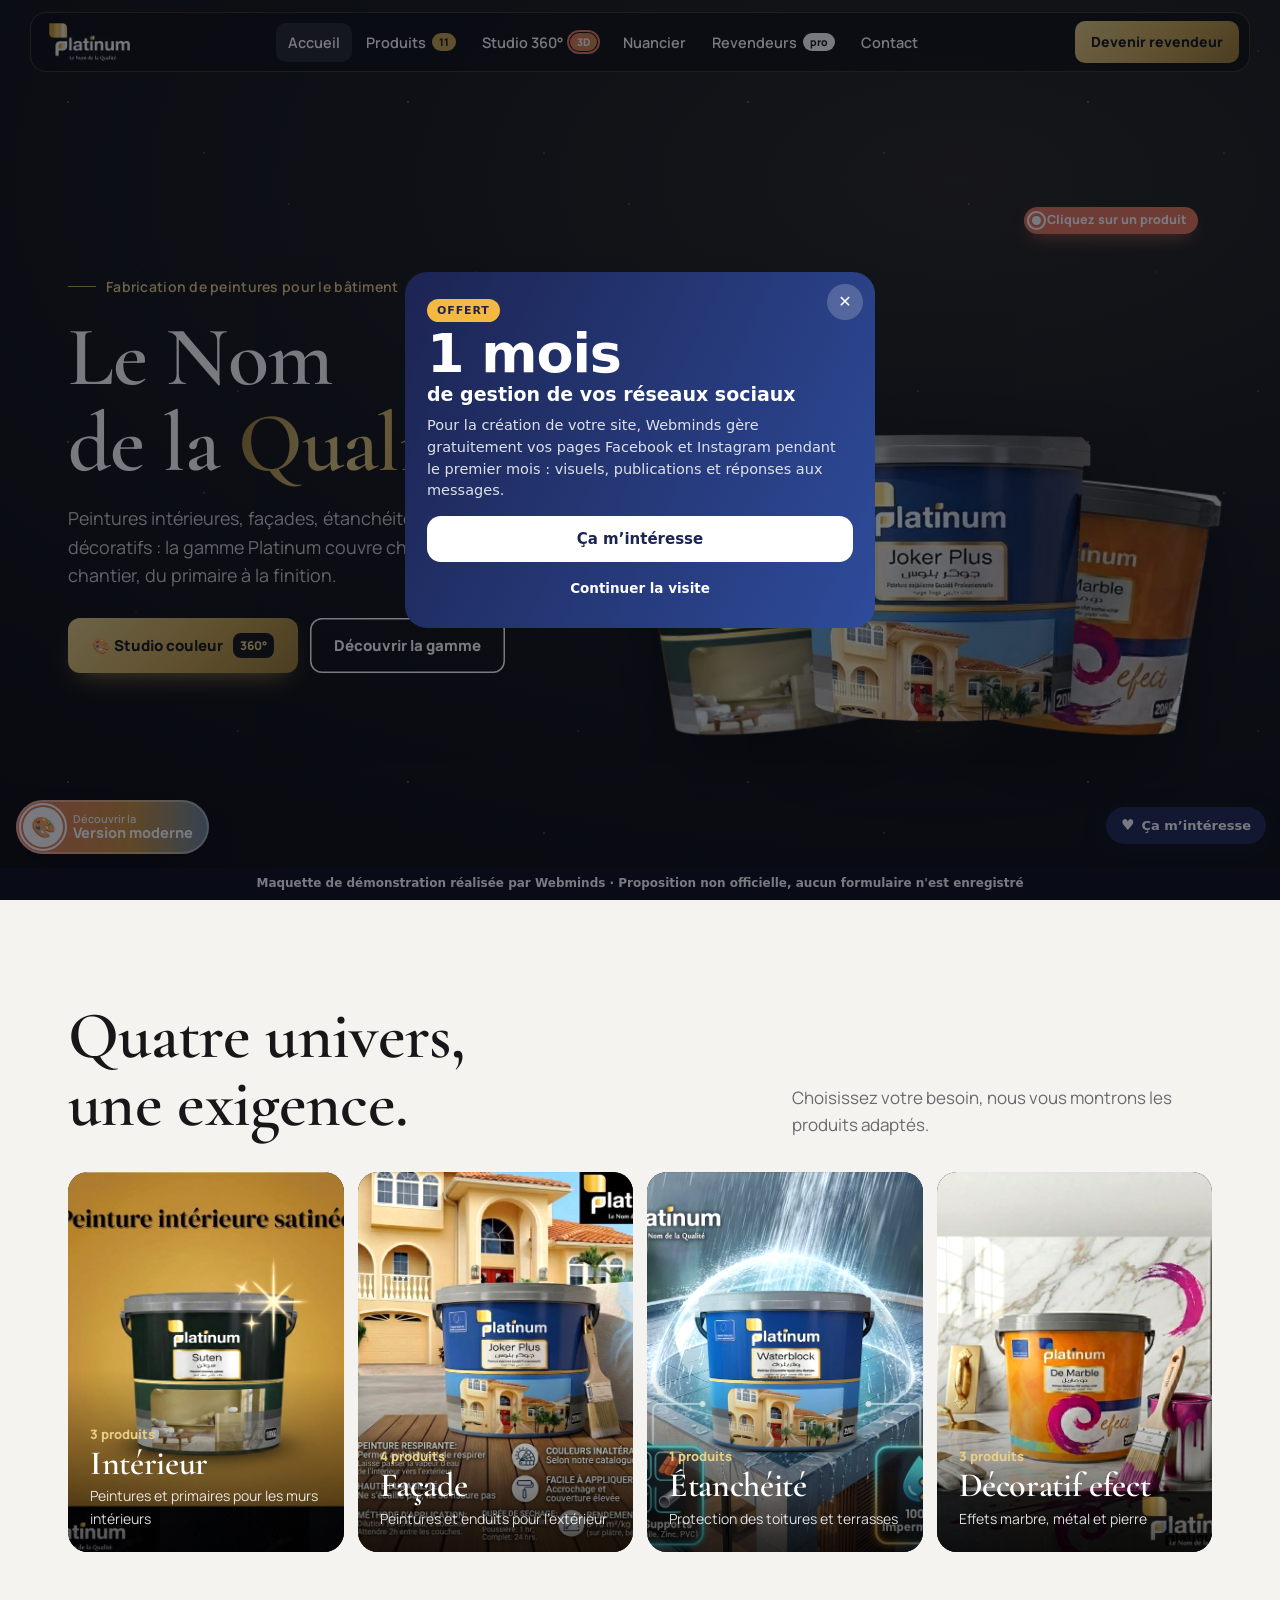
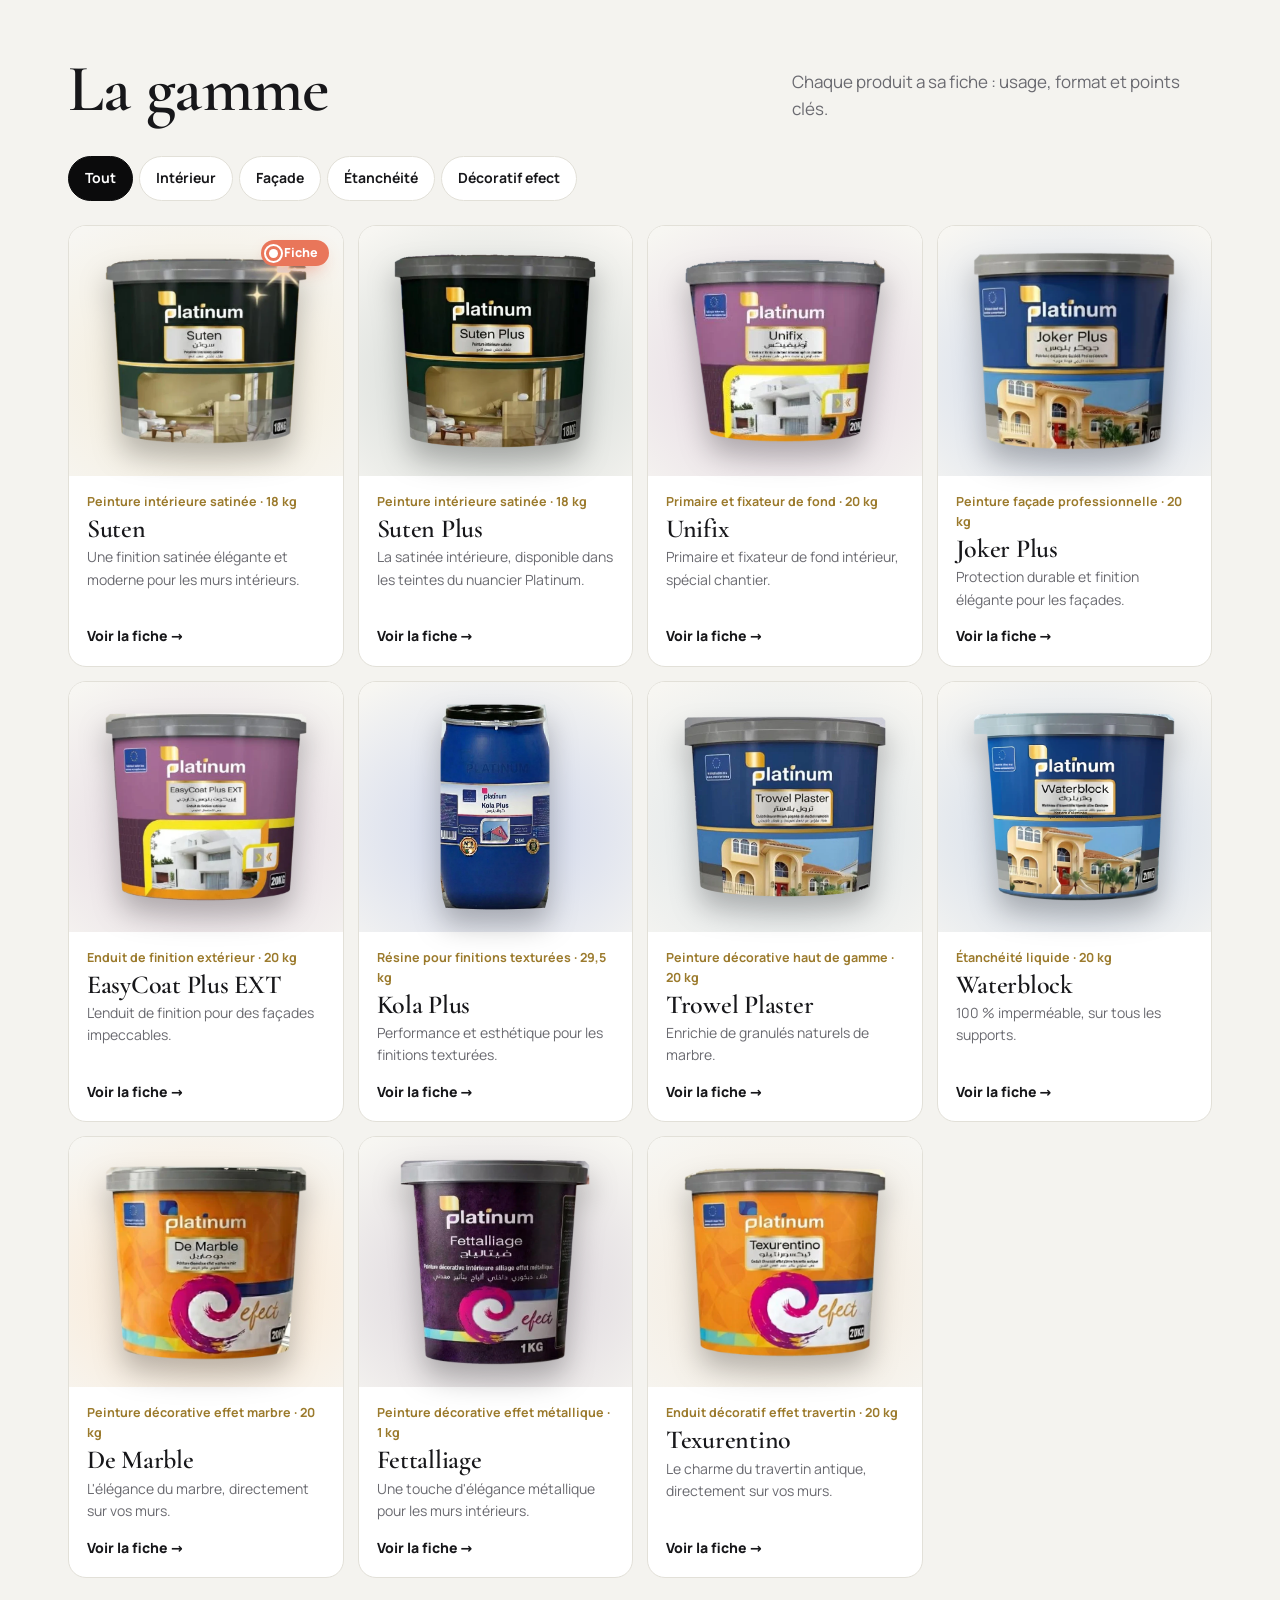
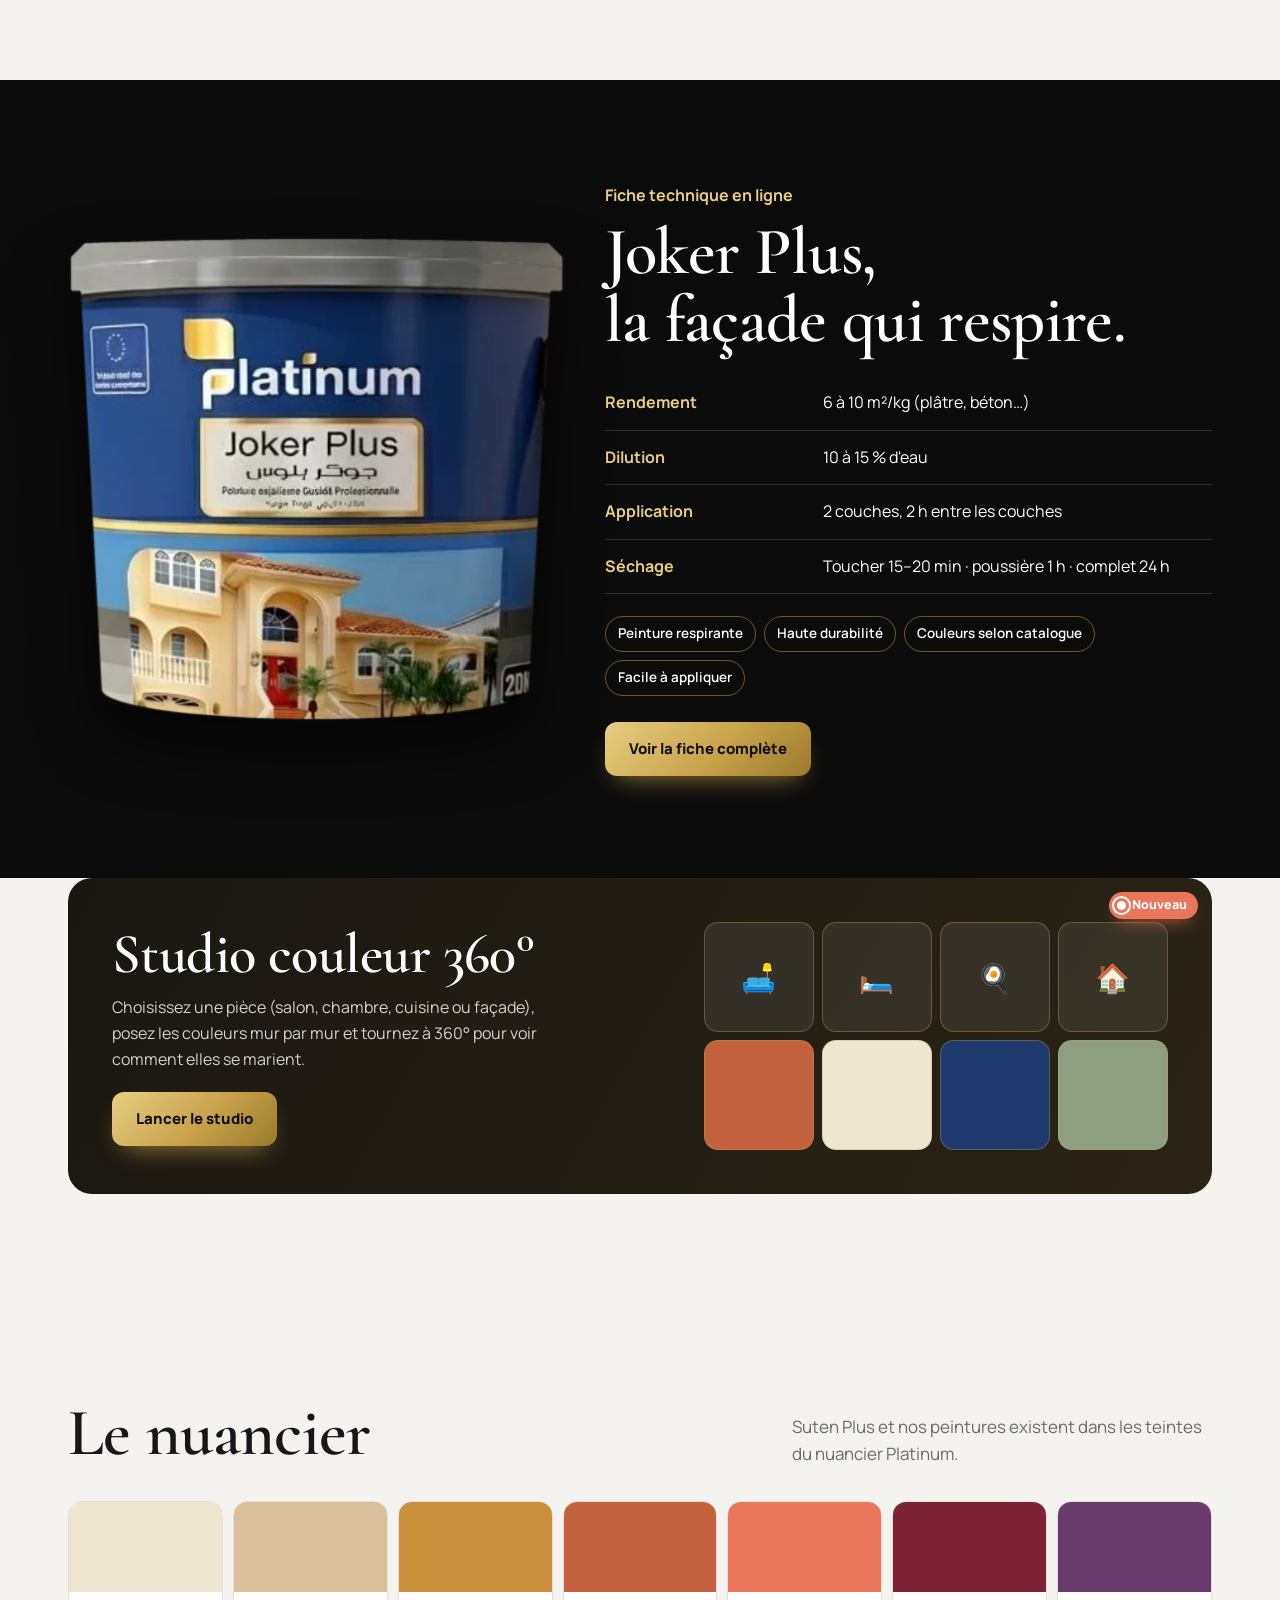
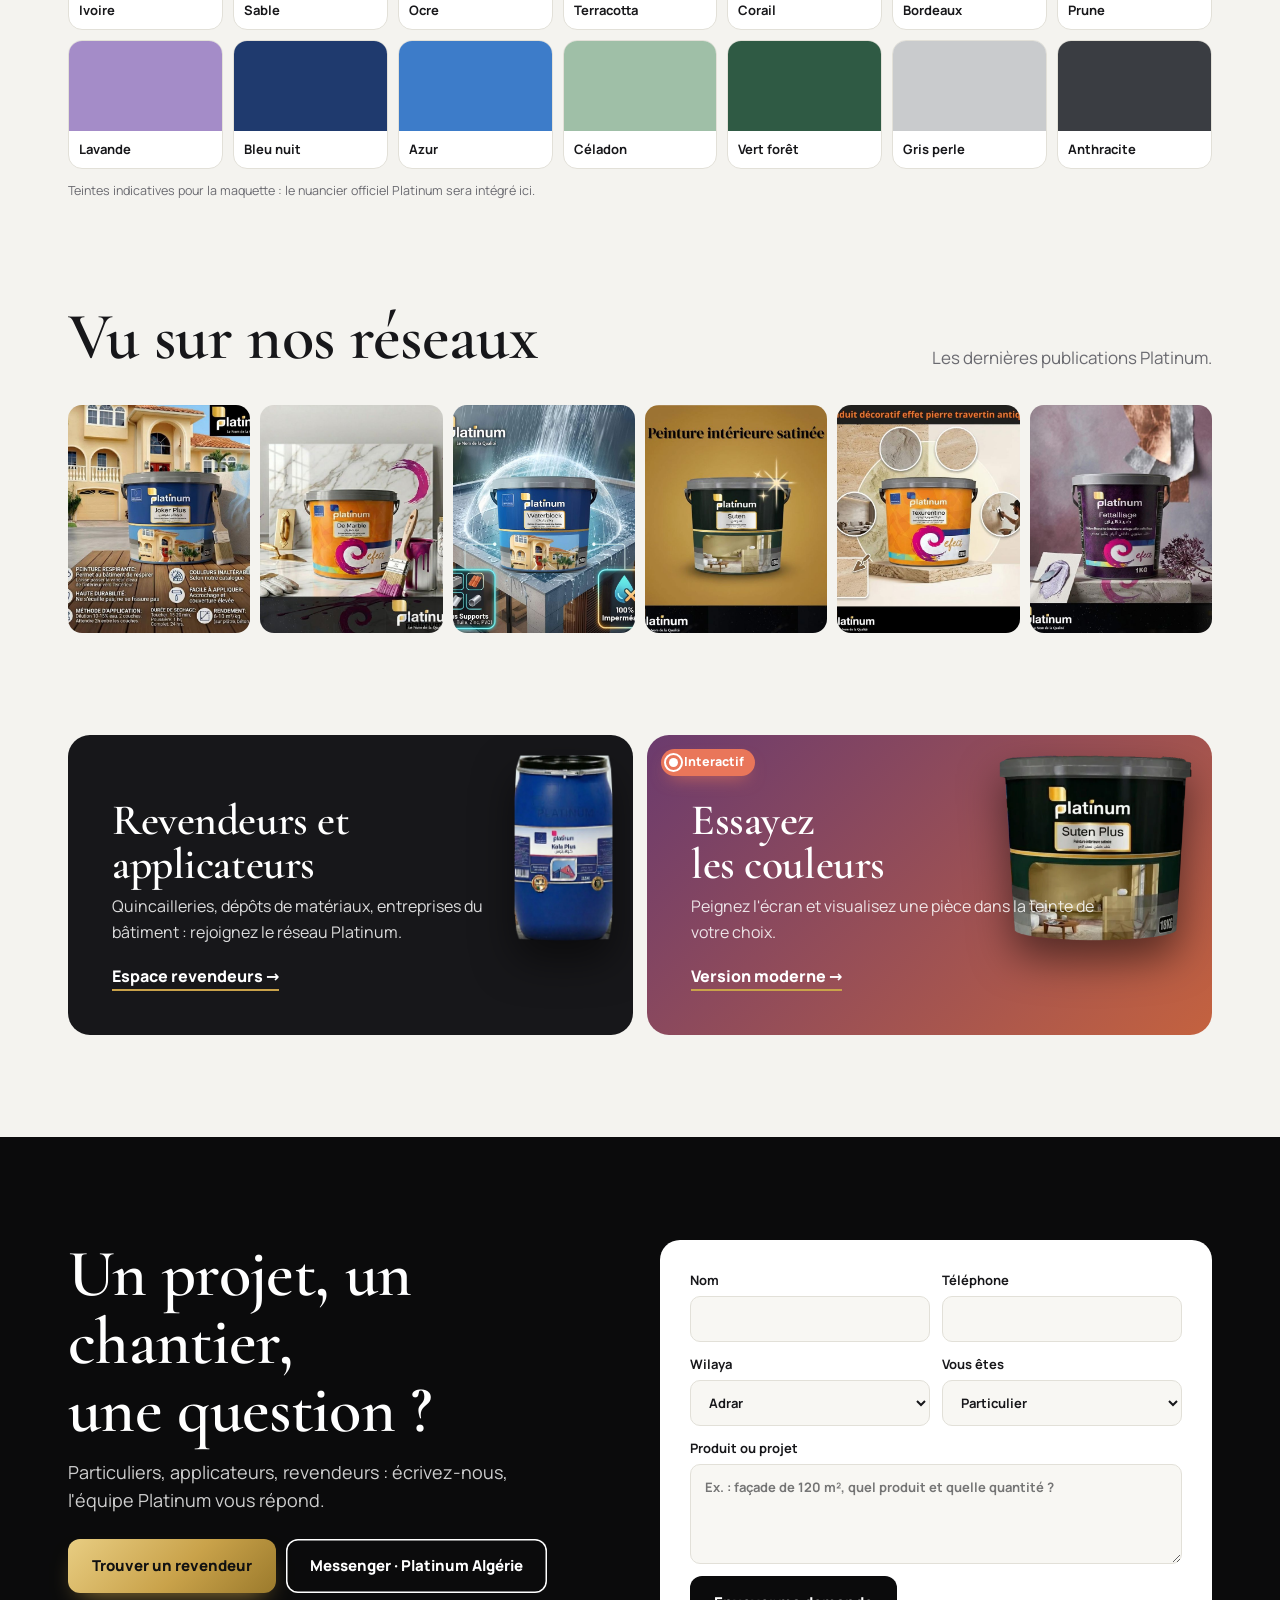
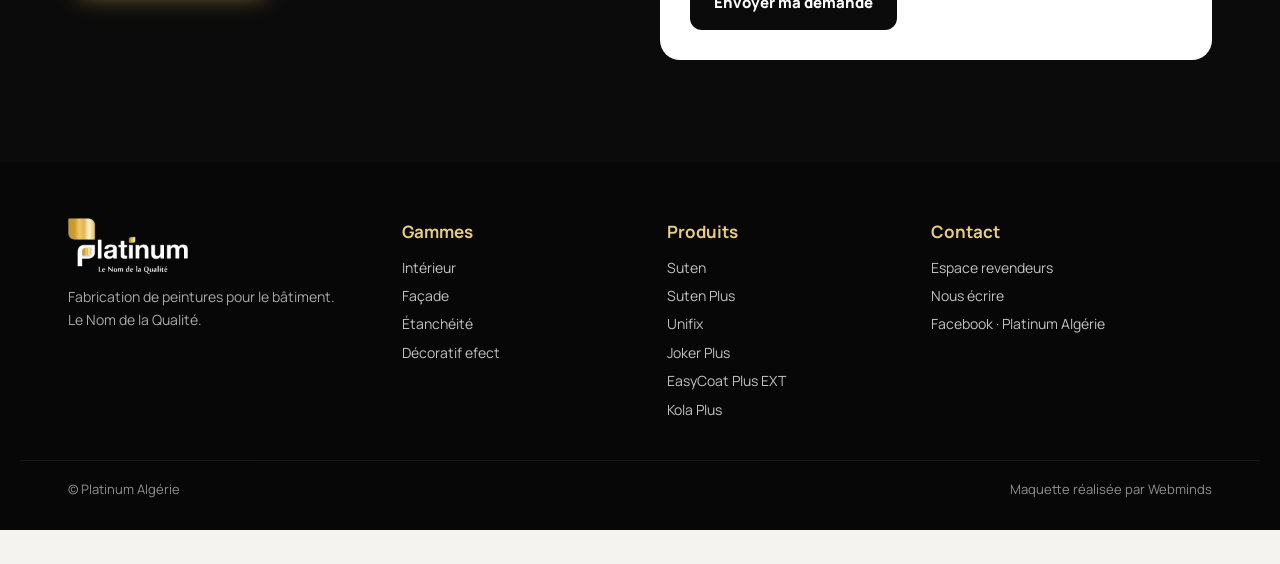
<file: index.html>
<!DOCTYPE html><html lang="fr"><head>
<meta charset="utf-8"><meta name="viewport" content="width=device-width, initial-scale=1, viewport-fit=cover"><meta name="robots" content="noindex, nofollow"><meta name="theme-color" content="#0b0b0c">


<link rel="stylesheet" href="style.css"><link rel="icon" href="img/logo.png">
<title>Platinum — Le Nom de la Qualité · Peintures pour le bâtiment</title>
<meta name="description" content="Platinum Algérie : peintures intérieures, façades, étanchéité et peintures décoratives efect.">
</head><body data-v="corp">
<div id="hdr"></div>
<main>
<section class="c-hero"><div class="wrap in">
 <div>
  <span class="tag">Fabrication de peintures pour le bâtiment</span>
  <h1>Le Nom<br>de la <span class="gold">Qualité</span>.</h1>
  <p class="lead">Peintures intérieures, façades, étanchéité et effets décoratifs : la gamme Platinum couvre chaque étape du chantier, du primaire à la finition.</p>
  <div class="acts"><a class="btn g cta360" href="studio.html">🎨 Studio couleur <span class="b3">360°</span></a><a class="btn o" href="#gamme">Découvrir la gamme</a></div>
 </div>
 <div class="trio" id="trio"><span class="glow"></span><span class="tap tr"><i></i>Cliquez sur un produit</span></div>
</div></section>

<section><div class="wrap">
 <div class="shead"><h2>Quatre univers,<br>une exigence.</h2><p>Choisissez votre besoin, nous vous montrons les produits adaptés.</p></div>
 <div class="unis" id="unis"></div>
</div></section>

<section id="gamme" style="padding-top:0"><div class="wrap">
 <div class="shead"><h2>La gamme</h2><p>Chaque produit a sa fiche : usage, format et points clés.</p></div>
 <div class="filters" id="fl"></div>
 <div class="grid" id="grid"></div>
</div></section>

<section class="fx"><div class="wrap fxg">
 <div class="vis rv"><img src="img/joker.webp" alt="Platinum Joker Plus"></div>
 <div class="rv">
  <span class="tag" style="color:var(--gold2);font-weight:700">Fiche technique en ligne</span>
  <h2 style="margin-top:10px">Joker Plus,<br>la façade qui respire.</h2>
  <table class="techt" id="tt"></table>
  <div class="chips" id="tc"></div>
  <div style="margin-top:26px"><a class="btn g" href="produit.html?p=joker">Voir la fiche complète</a></div>
 </div>
</div></section>

<section style="padding-top:0"><div class="wrap"><div class="studio-band rv"><span class="tap tr"><i></i>Nouveau</span>
 <div><h2>Studio couleur 360°</h2><p>Choisissez une pièce (salon, chambre, cuisine ou façade), posez les couleurs mur par mur et tournez à 360° pour voir comment elles se marient.</p><a class="btn g" href="studio.html">Lancer le studio</a></div>
 <div class="cubes"><span>🛋️</span><span>🛏️</span><span>🍳</span><span>🏠</span><span style="background:#c4623f"></span><span style="background:#efe6d2"></span><span style="background:#1f3a6e"></span><span style="background:#8e9e82"></span></div>
</div></div></section>
<section id="nuancier"><div class="wrap">
 <div class="shead"><h2>Le nuancier</h2><p>Suten Plus et nos peintures existent dans les teintes du nuancier Platinum.</p></div>
 <div class="nuan" id="nuan"></div>
 <p class="note">Teintes indicatives pour la maquette : le nuancier officiel Platinum sera intégré ici.</p>
</div></section>

<section style="padding-top:0"><div class="wrap">
 <div class="shead"><h2>Vu sur nos réseaux</h2><p>Les dernières publications Platinum.</p></div>
 <div class="gal" id="gal"></div>
</div></section>

<section style="padding-top:0"><div class="wrap duo">
 <a class="blk rv" href="revendeurs.html"><img class="pk" src="img/kola.webp" alt=""><h3>Revendeurs et<br>applicateurs</h3><p>Quincailleries, dépôts de matériaux, entreprises du bâtiment : rejoignez le réseau Platinum.</p><span class="go">Espace revendeurs →</span></a>
 <a class="blk rv" href="moderne.html?v=mod" style="background:linear-gradient(135deg,#6b3b6e,#c4623f)"><span class="tap tl"><i></i>Interactif</span><img class="pk" src="img/sutenplus.webp" alt=""><h3>Essayez<br>les couleurs</h3><p>Peignez l'écran et visualisez une pièce dans la teinte de votre choix.</p><span class="go">Version moderne →</span></a>
</div></section>
<section class="contact" id="contact"><div class="wrap cg">
 <div><h2>Un projet, un chantier,<br>une question ?</h2><p style="opacity:.8;font-size:18px;margin-top:14px;max-width:440px">Particuliers, applicateurs, revendeurs : écrivez-nous, l'équipe Platinum vous répond.</p>
  <div style="display:flex;gap:10px;flex-wrap:wrap;margin-top:24px"><a class="btn g" href="revendeurs.html">Trouver un revendeur</a><a class="btn o" id="fbl" target="_blank" rel="noopener">Messenger · Platinum Algérie</a></div></div>
 <form class="f" id="cform">
  <label>Nom<input required autocomplete="name"></label><label>Téléphone<input type="tel" required autocomplete="tel"></label>
  <label>Wilaya<select id="cw"></select></label><label>Vous êtes<select><option>Particulier</option><option>Peintre / applicateur</option><option>Entreprise du bâtiment</option><option>Revendeur</option></select></label>
  <label class="full">Produit ou projet<textarea placeholder="Ex. : façade de 120 m², quel produit et quelle quantité ?"></textarea></label>
  <button class="btn d" type="submit">Envoyer ma demande</button>
 </form></div></section>
</main>
<div id="ftr"></div>
<script src="data.js"></script><script src="core.js"></script>
<script>
document.getElementById('trio').insertAdjacentHTML('beforeend',['suten','joker','demarble'].map(k=>'<a href="produit.html?p='+k+'" aria-label="'+P[k].name+'">'+pimg(k)+'</a>').join(''));
const bg={interieur:'img/camp-suten.jpg',facade:'img/camp-joker.jpg',etancheite:'img/camp-waterblock.jpg',efect:'img/camp-demarble.jpg'};
document.getElementById('unis').innerHTML=Object.keys(CAT).map(c=>'<a class="uni rv" href="produits.html?cat='+c+'"><span class="bgi" style="background-image:url('+bg[c]+')"></span><b>'+ORDER.filter(k=>P[k].cat===c).length+' produits</b><h3>'+CAT[c][0]+'</h3><p>'+CAT[c][1]+'</p></a>').join('');
let cat='all';const fl=document.getElementById('fl');
fl.innerHTML=[['all','Tout']].concat(Object.keys(CAT).map(c=>[c,CAT[c][0]])).map(x=>'<button type="button" data-c="'+x[0]+'" class="'+(x[0]==='all'?'on':'')+'">'+x[1]+'</button>').join('');
document.getElementById('grid').innerHTML=ORDER.map((k,i)=>{const p=P[k];return '<a class="pc" data-c="'+p.cat+'" href="produit.html?p='+k+'" style="--c:'+p.c+'">'+(i===0?'<span class="tap tr"><i></i>Fiche</span>':'')+'<div class="vis">'+pimg(k)+'</div><div class="tx"><small>'+p.type+' · '+p.fmt+'</small><h3>'+p.name+'</h3><p>'+p.short+'</p><span class="go">Voir la fiche →</span></div></a>'}).join('');
fl.onclick=e=>{const b=e.target.closest('button');if(!b)return;fl.querySelectorAll('button').forEach(x=>x.classList.toggle('on',x===b));document.querySelectorAll('.pc').forEach(c=>c.classList.toggle('hide',b.dataset.c!=='all'&&c.dataset.c!==b.dataset.c))};
document.getElementById('tt').innerHTML=P.joker.tech.map(t=>'<tr><td>'+t[0]+'</td><td>'+t[1]+'</td></tr>').join('');
document.getElementById('tc').innerHTML=P.joker.pts.map(t=>'<span>'+t+'</span>').join('');
document.getElementById('nuan').innerHTML=NUANCIER.map(n=>'<button type="button" class="sw"><i style="background:'+n[1]+'"></i><span>'+n[0]+'</span></button>').join('');
document.getElementById('gal').innerHTML=['joker','demarble','waterblock','suten','texurentino','fettalliage'].map(k=>'<a href="produit.html?p='+k+'"><img src="'+P[k].camp+'" alt="Publication Platinum '+P[k].name+'" loading="lazy"></a>').join('');
document.getElementById('fbl').href=FB;document.getElementById('cw').innerHTML=WILAYAS.map(w=>'<option>'+w+'</option>').join('');document.getElementById('cform').onsubmit=e=>{e.preventDefault();okForm(e.target,'Demande envoyée !')};
reveal();
</script><script data-wml>(function(){if(window.__wmL)return;window.__wmL=1;
var C={"p": "Platinum Algérie", "mail": null, "wa": "213797372452", "v": [["/", "Version corporate", "Claire et rassurante"], ["/moderne.html", "Version moderne", "Immersive et animée"]]};
function ready(f){document.readyState==='loading'?document.addEventListener('DOMContentLoaded',f):f()}
ready(function(){
var css='.wmL-b{position:fixed;right:14px;bottom:calc(56px + env(safe-area-inset-bottom));z-index:2147483000;border:0;border-radius:999px;background:#1C2452;color:#fff;font:700 13px/1 system-ui,-apple-system,Segoe UI,Roboto,sans-serif;padding:11px 15px;box-shadow:0 6px 22px rgba(20,30,60,.35);cursor:pointer;display:flex;align-items:center;gap:7px}'
+'@media(max-width:520px){.wmL-b{bottom:calc(112px + env(safe-area-inset-bottom));font-size:12.5px;padding:10px 13px}}'
+'.wmL-m{position:fixed;inset:0;z-index:2147483001;background:rgba(10,14,25,.55);display:none;align-items:flex-end;justify-content:center;font-family:system-ui,-apple-system,Segoe UI,Roboto,sans-serif}.wmL-m.on{display:flex}@media(min-width:700px){.wmL-m{align-items:center;padding:20px}}'
+'.wmL-x{box-sizing:border-box;position:relative;background:#fff;color:#1C2452;width:100%;max-width:470px;max-height:92vh;overflow:auto;border-radius:22px 22px 0 0;padding:24px 22px calc(22px + env(safe-area-inset-bottom));text-align:left}@media(min-width:700px){.wmL-x{border-radius:22px}}'
+'.wmL-x *{box-sizing:border-box}.wmL-c{position:absolute;top:12px;right:12px;width:36px;height:36px;border:0;border-radius:50%;background:#F0F2F1;font-size:16px;cursor:pointer;color:#1C2452}'
+'.wmL-x h3{font:800 26px/1.1 system-ui,-apple-system,sans-serif;margin:4px 40px 10px 0;color:inherit}.wmL-x p{margin:0 0 14px;line-height:1.5;font-size:14.5px;opacity:.85}'
+'.wmL-o{background:linear-gradient(115deg,#1C2452,#2E4B9A);color:#fff}.wmL-o .wmL-c{background:rgba(255,255,255,.2);color:#fff}.wmL-big{font:900 54px/.95 system-ui,-apple-system,sans-serif;letter-spacing:-.02em;margin:6px 0 2px}.wmL-big small{display:block;font-size:19px;font-weight:700;letter-spacing:0;margin-top:6px}'
+'.wmL-tag{display:inline-block;background:#F5B841;color:#1C2452;font:800 11px system-ui,sans-serif;letter-spacing:.08em;border-radius:999px;padding:5px 10px}'
+'.wmL-btn{display:flex;align-items:center;justify-content:center;width:100%;border:0;border-radius:14px;padding:14px;font:800 15px system-ui,-apple-system,sans-serif;cursor:pointer;margin-top:8px}.wmL-w{background:#fff;color:#1C2452}.wmL-g{background:#1FAF55;color:#fff}.wmL-n{background:#1C2452;color:#fff}.wmL-l{background:transparent;color:inherit;font-weight:600;font-size:13.5px;padding:10px}'
+'.wmL-s{font:700 11.5px system-ui,sans-serif;text-transform:uppercase;letter-spacing:.06em;opacity:.6;margin:12px 0 8px}.wmL-ch{display:grid;gap:8px}.wmL-ch label{display:flex;align-items:center;gap:10px;border:1.5px solid #E2E6E3;border-radius:12px;padding:11px 12px;cursor:pointer;font-size:14px;font-weight:600}.wmL-ch label small{display:block;font-weight:500;opacity:.65;font-size:12px}.wmL-ch input{width:18px;height:18px;flex:none;accent-color:#1FAF55}'
+'.wmL-f{display:grid;gap:8px;margin:12px 0 6px}.wmL-f input{border:1.5px solid #E2E6E3;border-radius:12px;padding:12px;font:500 16px system-ui,sans-serif;color:#1C2452;background:#fff;-webkit-user-select:text!important;user-select:text!important;width:100%}'
+'.wmL-ok{text-align:center}.wmL-ok i{display:grid;place-items:center;width:64px;height:64px;margin:6px auto 12px;border-radius:50%;background:#E8F7EE;color:#1FAF55;font-style:normal;font-size:30px}';
var st=document.createElement('style');st.textContent=css;document.head.appendChild(st);
function ss(k,v){try{if(v===undefined)return sessionStorage.getItem(k);sessionStorage.setItem(k,v)}catch(e){}}
var p=location.pathname,cur=0;C.v.forEach(function(v,i){if(v[0]!=='/'&&p.indexOf(v[0])===0)cur=i});
var off=document.createElement('div');off.className='wmL-m';off.innerHTML='<div class="wmL-x wmL-o" role="dialog" aria-modal="true"><button class="wmL-c" type="button" aria-label="Fermer">✕</button><span class="wmL-tag">OFFERT</span><div class="wmL-big">1 mois<small>de gestion de vos réseaux sociaux</small></div><p style="margin-top:12px">Pour la création de votre site, Webminds gère gratuitement vos pages Facebook et Instagram pendant le premier mois : visuels, publications et réponses aux messages.</p><button class="wmL-btn wmL-w" type="button" data-i>Ça m’intéresse</button><button class="wmL-btn wmL-l" type="button" data-c>Continuer la visite</button></div>';
var ch='';C.v.forEach(function(v,i){ch+='<label><input type="radio" name="wmLv" value="'+v[1]+'"'+(i===cur?' checked':'')+'><span>'+v[1]+(v[2]?'<small>'+v[2]+'</small>':'')+'</span></label>'});
var it=document.createElement('div');it.className='wmL-m';it.innerHTML='<div class="wmL-x" role="dialog" aria-modal="true"><button class="wmL-c" type="button" aria-label="Fermer">✕</button><div data-s1><h3>Cette maquette vous plaît ?</h3><p>Choisissez la version qui vous intéresse : Webminds vous recontacte pour vous la présenter.</p>'+(C.v.length>1?'<div class="wmL-s">La version préférée</div><div class="wmL-ch">'+ch+'</div>':'')+'<div class="wmL-s">En plus</div><div class="wmL-ch"><label><input type="checkbox" value="Gestion des réseaux sociaux (1 mois offert)"><span>Réseaux sociaux<small>1 mois de gestion offert avec le site</small></span></label></div><div class="wmL-f"><input name="n" placeholder="Votre nom" autocomplete="name"><input name="t" type="tel" inputmode="tel" placeholder="Votre téléphone (facultatif)" autocomplete="tel"></div><button class="wmL-btn wmL-g" type="button" data-w>Envoyer sur WhatsApp</button>'+(C.mail?'<button class="wmL-btn wmL-l" type="button" data-e>Envoyer par e-mail</button>':'')+'</div><div class="wmL-ok" data-s2 hidden><i>✓</i><h3 style="margin:0 0 8px">Merci !</h3><p>Votre choix a bien été transmis à Webminds. Nous vous recontactons très vite.</p><button class="wmL-btn wmL-n" type="button" data-c>Continuer la visite</button></div></div>';
document.body.appendChild(off);document.body.appendChild(it);
var b=document.createElement('button');b.type='button';b.className='wmL-b';b.innerHTML='<b style="font-size:15px">♥</b>Ça m’intéresse';document.body.appendChild(b);
function op(m){off.classList.remove('on');it.classList.remove('on');m.classList.add('on')}
[off,it].forEach(function(m){m.addEventListener('click',function(e){if(e.target===m||e.target.closest('.wmL-c')||e.target.closest('[data-c]'))m.classList.remove('on')})});
b.onclick=function(){op(it)};off.querySelector('[data-i]').onclick=function(){op(it)};
function msg(){var v=(it.querySelector('input[name=wmLv]:checked')||{}).value||C.v[cur][1],x=[].map.call(it.querySelectorAll('input[type=checkbox]:checked'),function(c){return c.value}),n=it.querySelector('[name=n]').value.trim(),t=it.querySelector('[name=t]').value.trim();
 return{v:v,x:x,n:n,t:t,txt:'Bonjour Webminds, la maquette '+C.p+' m’intéresse.\nVersion préférée : '+v+(x.length?'\nEn plus : '+x.join(', '):'')+(n?'\nNom : '+n:'')+(t?'\nTéléphone : '+t:'')+'\nLien : '+location.origin+C.v[cur][0]}}
function mail(m){if(!C.mail)return;try{fetch('https://formsubmit.co/ajax/'+C.mail,{method:'POST',keepalive:true,headers:{'Content-Type':'application/json','Accept':'application/json'},body:JSON.stringify({_subject:'Maquette '+C.p+' : intéressé ('+m.v+')',Prospect:C.p,Version:m.v,Options:m.x.join(', ')||'-',Nom:m.n||'-',Telephone:m.t||'-',Lien:location.origin+C.v[cur][0],_template:'table',_captcha:'false'})}).catch(function(){})}catch(e){}}
function done(){it.querySelector('[data-s1]').hidden=true;it.querySelector('[data-s2]').hidden=false;ss('wmL-sent','1')}
it.querySelector('[data-w]').onclick=function(){var m=msg();mail(m);done();location.href='https://wa.me/'+C.wa+'?text='+encodeURIComponent(m.txt)};
var e=it.querySelector('[data-e]');if(e)e.onclick=function(){mail(msg());done()};
var sh=ss('wmL-off');addEventListener('scroll',function(){var r=(scrollY+innerHeight)/document.documentElement.scrollHeight;
 if(!sh&&scrollY>500&&r>.3){sh=1;ss('wmL-off','1');op(off)}
 if(!ss('wmL-it')&&!ss('wmL-sent')&&sh&&r>.92&&!off.classList.contains('on')){ss('wmL-it','1');op(it)}},{passive:true});
});})();
</script></body></html>
</file>
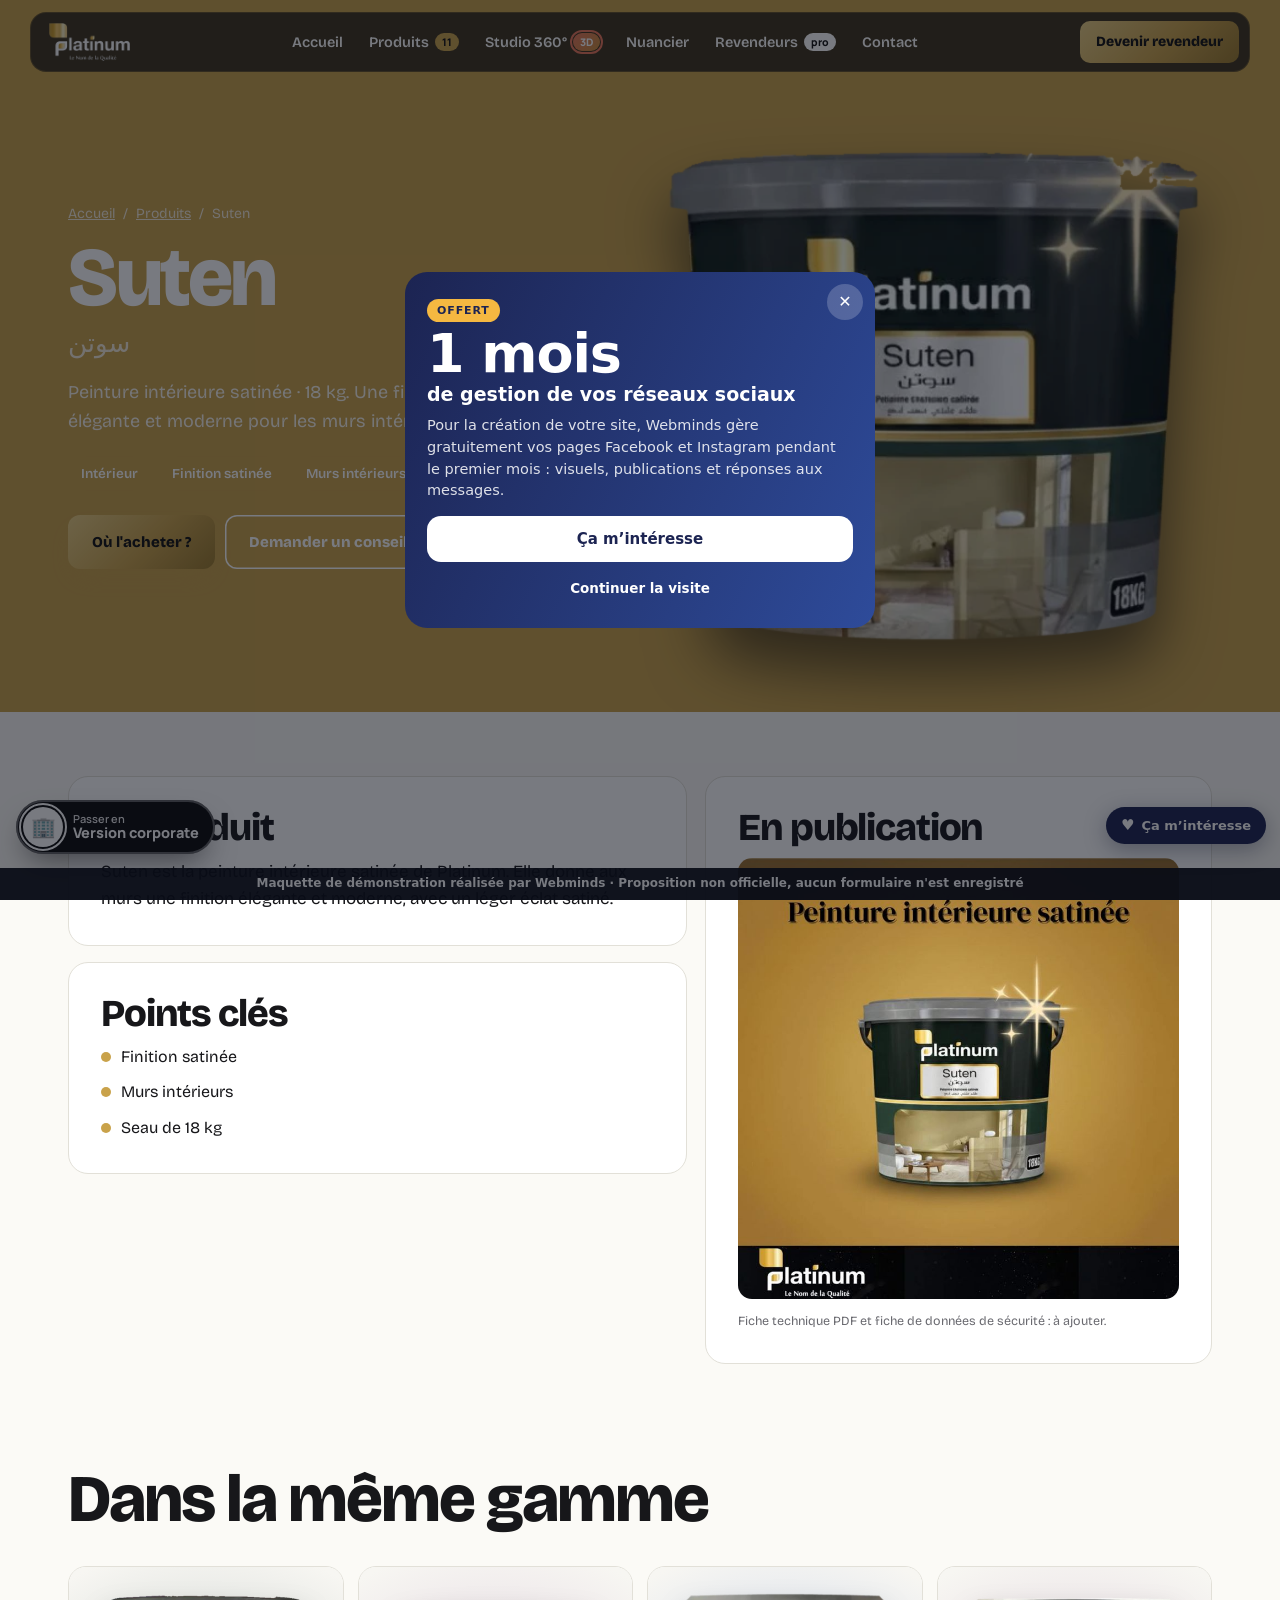
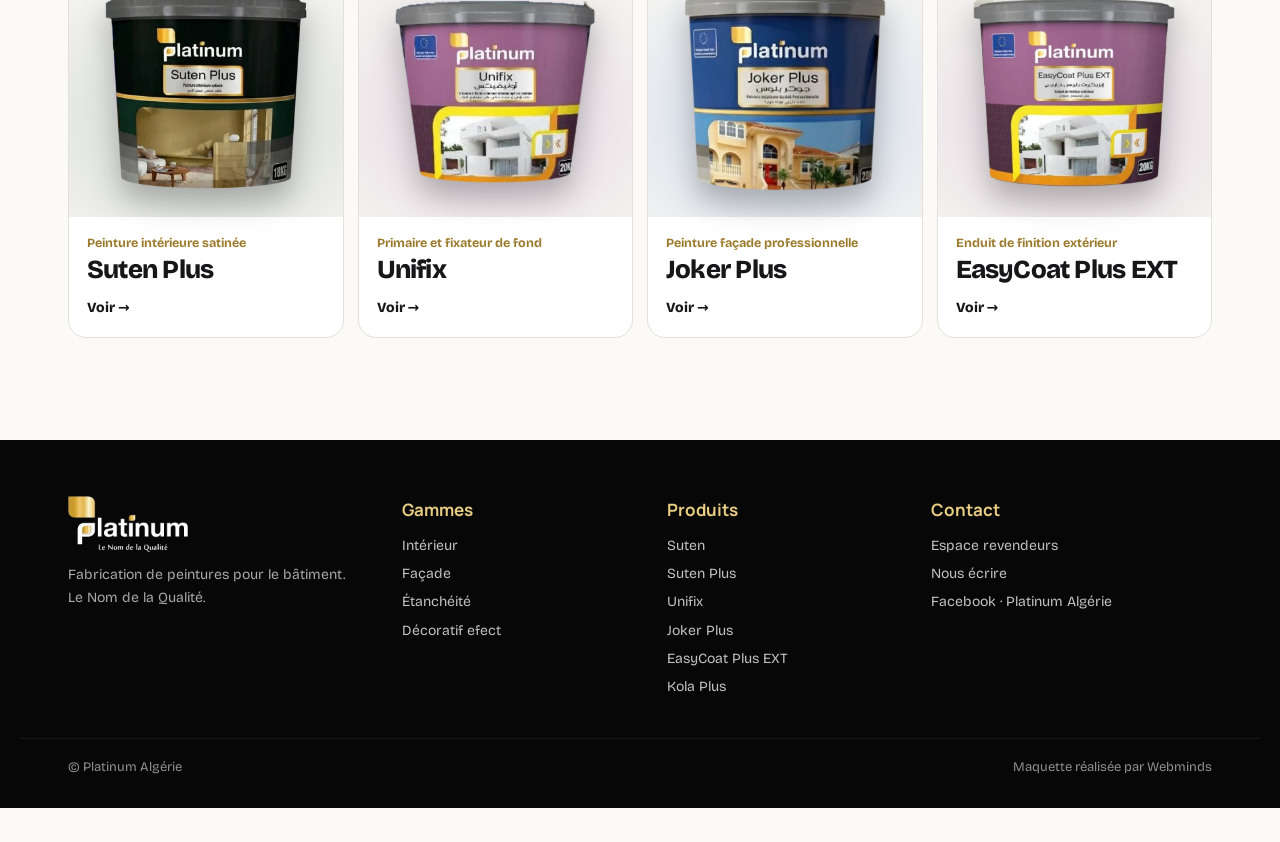
<file: produit.html>
<!DOCTYPE html><html lang="fr"><head>
<meta charset="utf-8"><meta name="viewport" content="width=device-width, initial-scale=1, viewport-fit=cover"><meta name="robots" content="noindex, nofollow"><meta name="theme-color" content="#0b0b0c">


<link rel="stylesheet" href="style.css"><link rel="icon" href="img/logo.png">
<title>Fiche produit — Platinum</title>
</head><body data-v="auto">
<div id="hdr"></div>
<main>
<section class="p-hero" id="ph"><div class="wrap in">
 <div>
  <nav class="crumb"><a id="hm" href="index.html">Accueil</a><span>/</span><a href="produits.html">Produits</a><span>/</span><span id="cb"></span></nav>
  <h1 id="pn"></h1><div class="ar" id="pa"></div>
  <p class="lead" id="pl"></p>
  <div class="chips" id="pc" style="margin-bottom:24px"></div>
  <div style="display:flex;gap:10px;flex-wrap:wrap"><a class="btn g" href="revendeurs.html">Où l'acheter ?</a><a class="btn o" id="ask" href="#">Demander un conseil</a></div>
 </div>
 <div class="stage"><img id="pi" alt=""></div>
</div></section>
<section style="padding-top:clamp(40px,5vw,70px)"><div class="wrap pgrid">
 <div>
  <div class="panel rv"><h2>Le produit</h2><p id="pd" style="font-size:17px"></p></div>
  <div class="panel rv"><h2>Points clés</h2><ul id="pk"></ul></div>
  <div class="panel rv" id="tpan" hidden><h2>Données techniques</h2><table class="techt" id="tt"></table><p class="note">Données reprises de la communication Platinum. Se référer à l'étiquette.</p></div>
 </div>
 <div class="panel rv"><h2>En publication</h2><img id="cp" alt="" style="border-radius:14px" loading="lazy"><p class="note">Fiche technique PDF et fiche de données de sécurité : à ajouter.</p></div>
</div></section>
<section style="padding-top:0"><div class="wrap"><div class="shead"><h2>Dans la même gamme</h2></div><div class="rel" id="rel"></div></div></section>
</main>
<div id="ftr"></div>
<script src="data.js"></script><script src="core.js"></script>
<script>
const q=new URLSearchParams(location.search).get('p'),k=P[q]?q:'suten',p=P[k];
document.title='Platinum '+p.name+' — '+p.type;
document.getElementById('hm').href=HOME;document.getElementById('ask').href=HOME+'#contact';
document.getElementById('ph').style.setProperty('--c',p.c);
document.getElementById('cb').textContent=p.name;document.getElementById('pn').textContent=p.name;document.getElementById('pa').textContent=p.ar;
document.getElementById('pl').textContent=p.type+' · '+p.fmt+'. '+p.short;
document.getElementById('pc').innerHTML='<span>'+CAT[p.cat][0]+'</span>'+p.pts.slice(0,3).map(t=>'<span>'+t+'</span>').join('');
const pi=document.getElementById('pi');pi.src=p.img;pi.alt='Platinum '+p.name;
document.getElementById('pd').textContent=p.desc;
document.getElementById('pk').innerHTML=p.pts.map(t=>'<li>'+t+'</li>').join('');
if(p.tech){document.getElementById('tpan').hidden=false;document.getElementById('tt').innerHTML=p.tech.map(t=>'<tr><td>'+t[0]+'</td><td>'+t[1]+'</td></tr>').join('')}
const cp=document.getElementById('cp');cp.src=p.camp;cp.alt='Publication Platinum '+p.name;
const rel=ORDER.filter(x=>x!==k&&P[x].cat===p.cat).concat(ORDER.filter(x=>x!==k&&P[x].cat!==p.cat)).slice(0,4);
document.getElementById('rel').innerHTML=rel.map(x=>{const r=P[x];return '<a class="pc" href="produit.html?p='+x+'" style="--c:'+r.c+'"><div class="vis">'+pimg(x)+'</div><div class="tx"><small>'+r.type+'</small><h3>'+r.name+'</h3><span class="go">Voir →</span></div></a>'}).join('');
reveal();
</script><script data-wml>(function(){if(window.__wmL)return;window.__wmL=1;
var C={"p": "Platinum Algérie", "mail": null, "wa": "213797372452", "v": [["/", "Version corporate", "Claire et rassurante"], ["/moderne.html", "Version moderne", "Immersive et animée"]]};
function ready(f){document.readyState==='loading'?document.addEventListener('DOMContentLoaded',f):f()}
ready(function(){
var css='.wmL-b{position:fixed;right:14px;bottom:calc(56px + env(safe-area-inset-bottom));z-index:2147483000;border:0;border-radius:999px;background:#1C2452;color:#fff;font:700 13px/1 system-ui,-apple-system,Segoe UI,Roboto,sans-serif;padding:11px 15px;box-shadow:0 6px 22px rgba(20,30,60,.35);cursor:pointer;display:flex;align-items:center;gap:7px}'
+'@media(max-width:520px){.wmL-b{bottom:calc(112px + env(safe-area-inset-bottom));font-size:12.5px;padding:10px 13px}}'
+'.wmL-m{position:fixed;inset:0;z-index:2147483001;background:rgba(10,14,25,.55);display:none;align-items:flex-end;justify-content:center;font-family:system-ui,-apple-system,Segoe UI,Roboto,sans-serif}.wmL-m.on{display:flex}@media(min-width:700px){.wmL-m{align-items:center;padding:20px}}'
+'.wmL-x{box-sizing:border-box;position:relative;background:#fff;color:#1C2452;width:100%;max-width:470px;max-height:92vh;overflow:auto;border-radius:22px 22px 0 0;padding:24px 22px calc(22px + env(safe-area-inset-bottom));text-align:left}@media(min-width:700px){.wmL-x{border-radius:22px}}'
+'.wmL-x *{box-sizing:border-box}.wmL-c{position:absolute;top:12px;right:12px;width:36px;height:36px;border:0;border-radius:50%;background:#F0F2F1;font-size:16px;cursor:pointer;color:#1C2452}'
+'.wmL-x h3{font:800 26px/1.1 system-ui,-apple-system,sans-serif;margin:4px 40px 10px 0;color:inherit}.wmL-x p{margin:0 0 14px;line-height:1.5;font-size:14.5px;opacity:.85}'
+'.wmL-o{background:linear-gradient(115deg,#1C2452,#2E4B9A);color:#fff}.wmL-o .wmL-c{background:rgba(255,255,255,.2);color:#fff}.wmL-big{font:900 54px/.95 system-ui,-apple-system,sans-serif;letter-spacing:-.02em;margin:6px 0 2px}.wmL-big small{display:block;font-size:19px;font-weight:700;letter-spacing:0;margin-top:6px}'
+'.wmL-tag{display:inline-block;background:#F5B841;color:#1C2452;font:800 11px system-ui,sans-serif;letter-spacing:.08em;border-radius:999px;padding:5px 10px}'
+'.wmL-btn{display:flex;align-items:center;justify-content:center;width:100%;border:0;border-radius:14px;padding:14px;font:800 15px system-ui,-apple-system,sans-serif;cursor:pointer;margin-top:8px}.wmL-w{background:#fff;color:#1C2452}.wmL-g{background:#1FAF55;color:#fff}.wmL-n{background:#1C2452;color:#fff}.wmL-l{background:transparent;color:inherit;font-weight:600;font-size:13.5px;padding:10px}'
+'.wmL-s{font:700 11.5px system-ui,sans-serif;text-transform:uppercase;letter-spacing:.06em;opacity:.6;margin:12px 0 8px}.wmL-ch{display:grid;gap:8px}.wmL-ch label{display:flex;align-items:center;gap:10px;border:1.5px solid #E2E6E3;border-radius:12px;padding:11px 12px;cursor:pointer;font-size:14px;font-weight:600}.wmL-ch label small{display:block;font-weight:500;opacity:.65;font-size:12px}.wmL-ch input{width:18px;height:18px;flex:none;accent-color:#1FAF55}'
+'.wmL-f{display:grid;gap:8px;margin:12px 0 6px}.wmL-f input{border:1.5px solid #E2E6E3;border-radius:12px;padding:12px;font:500 16px system-ui,sans-serif;color:#1C2452;background:#fff;-webkit-user-select:text!important;user-select:text!important;width:100%}'
+'.wmL-ok{text-align:center}.wmL-ok i{display:grid;place-items:center;width:64px;height:64px;margin:6px auto 12px;border-radius:50%;background:#E8F7EE;color:#1FAF55;font-style:normal;font-size:30px}';
var st=document.createElement('style');st.textContent=css;document.head.appendChild(st);
function ss(k,v){try{if(v===undefined)return sessionStorage.getItem(k);sessionStorage.setItem(k,v)}catch(e){}}
var p=location.pathname,cur=0;C.v.forEach(function(v,i){if(v[0]!=='/'&&p.indexOf(v[0])===0)cur=i});
var off=document.createElement('div');off.className='wmL-m';off.innerHTML='<div class="wmL-x wmL-o" role="dialog" aria-modal="true"><button class="wmL-c" type="button" aria-label="Fermer">✕</button><span class="wmL-tag">OFFERT</span><div class="wmL-big">1 mois<small>de gestion de vos réseaux sociaux</small></div><p style="margin-top:12px">Pour la création de votre site, Webminds gère gratuitement vos pages Facebook et Instagram pendant le premier mois : visuels, publications et réponses aux messages.</p><button class="wmL-btn wmL-w" type="button" data-i>Ça m’intéresse</button><button class="wmL-btn wmL-l" type="button" data-c>Continuer la visite</button></div>';
var ch='';C.v.forEach(function(v,i){ch+='<label><input type="radio" name="wmLv" value="'+v[1]+'"'+(i===cur?' checked':'')+'><span>'+v[1]+(v[2]?'<small>'+v[2]+'</small>':'')+'</span></label>'});
var it=document.createElement('div');it.className='wmL-m';it.innerHTML='<div class="wmL-x" role="dialog" aria-modal="true"><button class="wmL-c" type="button" aria-label="Fermer">✕</button><div data-s1><h3>Cette maquette vous plaît ?</h3><p>Choisissez la version qui vous intéresse : Webminds vous recontacte pour vous la présenter.</p>'+(C.v.length>1?'<div class="wmL-s">La version préférée</div><div class="wmL-ch">'+ch+'</div>':'')+'<div class="wmL-s">En plus</div><div class="wmL-ch"><label><input type="checkbox" value="Gestion des réseaux sociaux (1 mois offert)"><span>Réseaux sociaux<small>1 mois de gestion offert avec le site</small></span></label></div><div class="wmL-f"><input name="n" placeholder="Votre nom" autocomplete="name"><input name="t" type="tel" inputmode="tel" placeholder="Votre téléphone (facultatif)" autocomplete="tel"></div><button class="wmL-btn wmL-g" type="button" data-w>Envoyer sur WhatsApp</button>'+(C.mail?'<button class="wmL-btn wmL-l" type="button" data-e>Envoyer par e-mail</button>':'')+'</div><div class="wmL-ok" data-s2 hidden><i>✓</i><h3 style="margin:0 0 8px">Merci !</h3><p>Votre choix a bien été transmis à Webminds. Nous vous recontactons très vite.</p><button class="wmL-btn wmL-n" type="button" data-c>Continuer la visite</button></div></div>';
document.body.appendChild(off);document.body.appendChild(it);
var b=document.createElement('button');b.type='button';b.className='wmL-b';b.innerHTML='<b style="font-size:15px">♥</b>Ça m’intéresse';document.body.appendChild(b);
function op(m){off.classList.remove('on');it.classList.remove('on');m.classList.add('on')}
[off,it].forEach(function(m){m.addEventListener('click',function(e){if(e.target===m||e.target.closest('.wmL-c')||e.target.closest('[data-c]'))m.classList.remove('on')})});
b.onclick=function(){op(it)};off.querySelector('[data-i]').onclick=function(){op(it)};
function msg(){var v=(it.querySelector('input[name=wmLv]:checked')||{}).value||C.v[cur][1],x=[].map.call(it.querySelectorAll('input[type=checkbox]:checked'),function(c){return c.value}),n=it.querySelector('[name=n]').value.trim(),t=it.querySelector('[name=t]').value.trim();
 return{v:v,x:x,n:n,t:t,txt:'Bonjour Webminds, la maquette '+C.p+' m’intéresse.\nVersion préférée : '+v+(x.length?'\nEn plus : '+x.join(', '):'')+(n?'\nNom : '+n:'')+(t?'\nTéléphone : '+t:'')+'\nLien : '+location.origin+C.v[cur][0]}}
function mail(m){if(!C.mail)return;try{fetch('https://formsubmit.co/ajax/'+C.mail,{method:'POST',keepalive:true,headers:{'Content-Type':'application/json','Accept':'application/json'},body:JSON.stringify({_subject:'Maquette '+C.p+' : intéressé ('+m.v+')',Prospect:C.p,Version:m.v,Options:m.x.join(', ')||'-',Nom:m.n||'-',Telephone:m.t||'-',Lien:location.origin+C.v[cur][0],_template:'table',_captcha:'false'})}).catch(function(){})}catch(e){}}
function done(){it.querySelector('[data-s1]').hidden=true;it.querySelector('[data-s2]').hidden=false;ss('wmL-sent','1')}
it.querySelector('[data-w]').onclick=function(){var m=msg();mail(m);done();location.href='https://wa.me/'+C.wa+'?text='+encodeURIComponent(m.txt)};
var e=it.querySelector('[data-e]');if(e)e.onclick=function(){mail(msg());done()};
var sh=ss('wmL-off');addEventListener('scroll',function(){var r=(scrollY+innerHeight)/document.documentElement.scrollHeight;
 if(!sh&&scrollY>500&&r>.3){sh=1;ss('wmL-off','1');op(off)}
 if(!ss('wmL-it')&&!ss('wmL-sent')&&sh&&r>.92&&!off.classList.contains('on')){ss('wmL-it','1');op(it)}},{passive:true});
});})();
</script></body></html>
</file>
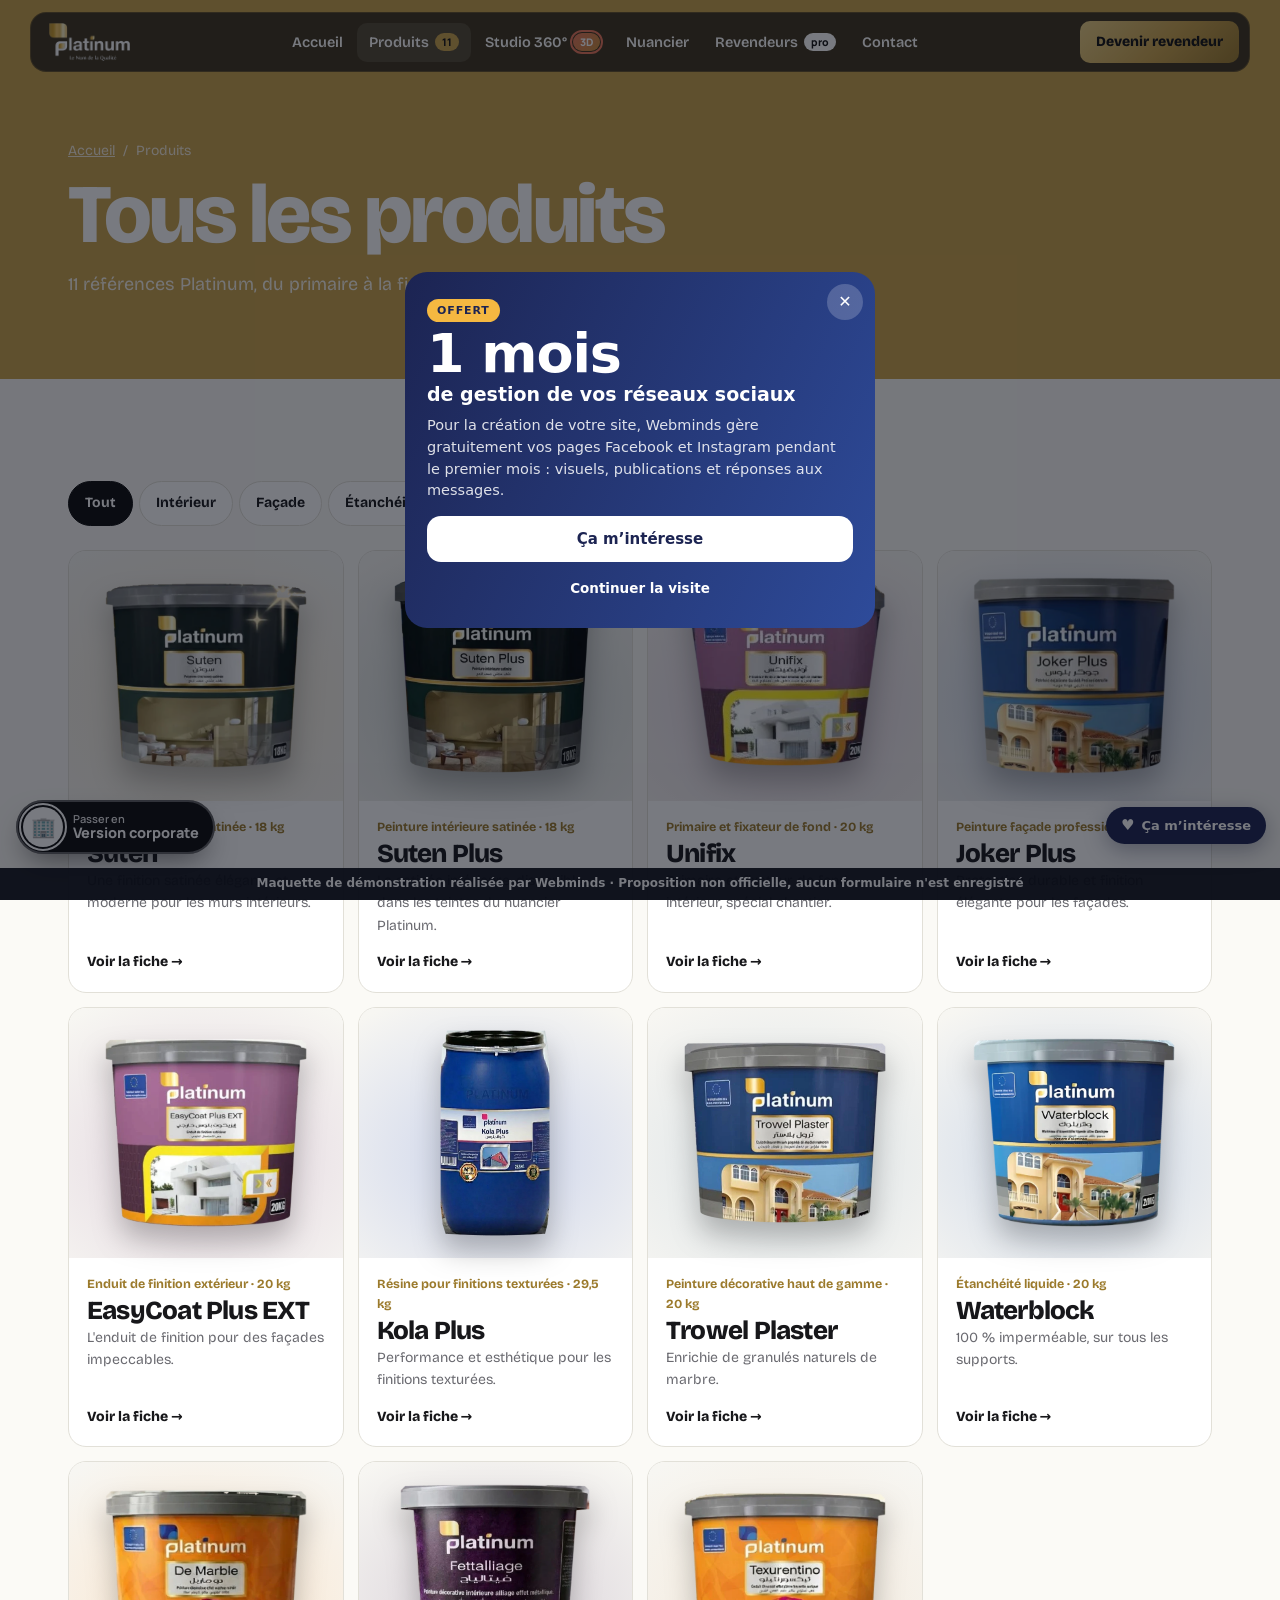
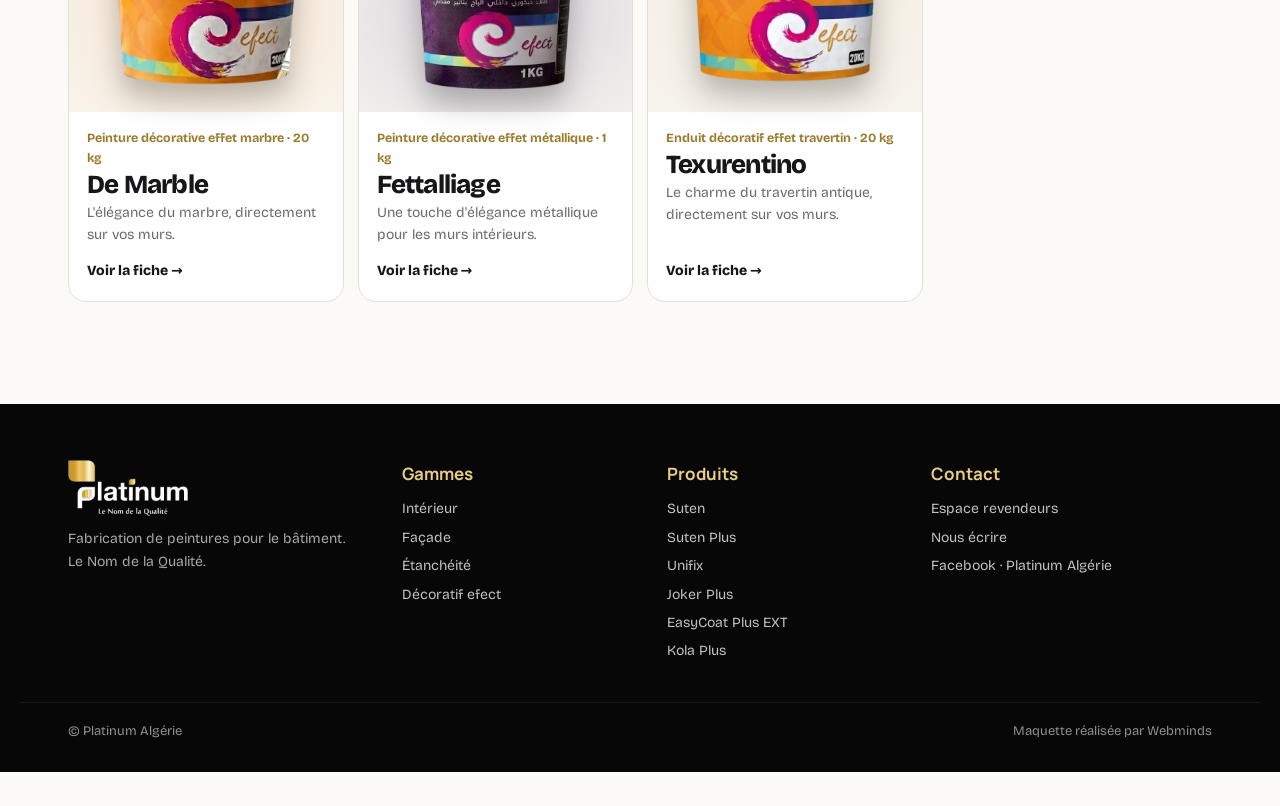
<file: produits.html>
<!DOCTYPE html><html lang="fr"><head>
<meta charset="utf-8"><meta name="viewport" content="width=device-width, initial-scale=1, viewport-fit=cover"><meta name="robots" content="noindex, nofollow"><meta name="theme-color" content="#0b0b0c">


<link rel="stylesheet" href="style.css"><link rel="icon" href="img/logo.png">
<title>Produits — Platinum</title>
</head><body data-v="auto">
<div id="hdr"></div>
<main>
<section class="p-hero" style="--c:#c9a24a"><div class="wrap" style="padding-block:140px 60px">
 <nav class="crumb"><a id="hm" href="index.html">Accueil</a><span>/</span><span>Produits</span></nav>
 <h1>Tous les produits</h1><p class="lead">11 références Platinum, du primaire à la finition décorative.</p>
</div></section>
<section><div class="wrap">
 <div class="filters" id="fl"></div>
 <div class="grid" id="grid"></div>
</div></section>
</main>
<div id="ftr"></div>
<script src="data.js"></script><script src="core.js"></script>
<script>
document.getElementById('hm').href=HOME;
let cat=new URLSearchParams(location.search).get('cat');if(!CAT[cat])cat='all';
const fl=document.getElementById('fl');
function draw(){fl.innerHTML=[['all','Tout']].concat(Object.keys(CAT).map(c=>[c,CAT[c][0]])).map(x=>'<button type="button" data-c="'+x[0]+'" class="'+(x[0]===cat?'on':'')+'">'+x[1]+'</button>').join('');
 document.getElementById('grid').innerHTML=ORDER.filter(k=>cat==='all'||P[k].cat===cat).map(k=>{const p=P[k];return '<a class="pc" href="produit.html?p='+k+'" style="--c:'+p.c+'"><div class="vis">'+pimg(k)+'</div><div class="tx"><small>'+p.type+' · '+p.fmt+'</small><h3>'+p.name+'</h3><p>'+p.short+'</p><span class="go">Voir la fiche →</span></div></a>'}).join('')}
fl.onclick=e=>{const b=e.target.closest('button');if(b){cat=b.dataset.c;draw()}};draw();
</script><script data-wml>(function(){if(window.__wmL)return;window.__wmL=1;
var C={"p": "Platinum Algérie", "mail": null, "wa": "213797372452", "v": [["/", "Version corporate", "Claire et rassurante"], ["/moderne.html", "Version moderne", "Immersive et animée"]]};
function ready(f){document.readyState==='loading'?document.addEventListener('DOMContentLoaded',f):f()}
ready(function(){
var css='.wmL-b{position:fixed;right:14px;bottom:calc(56px + env(safe-area-inset-bottom));z-index:2147483000;border:0;border-radius:999px;background:#1C2452;color:#fff;font:700 13px/1 system-ui,-apple-system,Segoe UI,Roboto,sans-serif;padding:11px 15px;box-shadow:0 6px 22px rgba(20,30,60,.35);cursor:pointer;display:flex;align-items:center;gap:7px}'
+'@media(max-width:520px){.wmL-b{bottom:calc(112px + env(safe-area-inset-bottom));font-size:12.5px;padding:10px 13px}}'
+'.wmL-m{position:fixed;inset:0;z-index:2147483001;background:rgba(10,14,25,.55);display:none;align-items:flex-end;justify-content:center;font-family:system-ui,-apple-system,Segoe UI,Roboto,sans-serif}.wmL-m.on{display:flex}@media(min-width:700px){.wmL-m{align-items:center;padding:20px}}'
+'.wmL-x{box-sizing:border-box;position:relative;background:#fff;color:#1C2452;width:100%;max-width:470px;max-height:92vh;overflow:auto;border-radius:22px 22px 0 0;padding:24px 22px calc(22px + env(safe-area-inset-bottom));text-align:left}@media(min-width:700px){.wmL-x{border-radius:22px}}'
+'.wmL-x *{box-sizing:border-box}.wmL-c{position:absolute;top:12px;right:12px;width:36px;height:36px;border:0;border-radius:50%;background:#F0F2F1;font-size:16px;cursor:pointer;color:#1C2452}'
+'.wmL-x h3{font:800 26px/1.1 system-ui,-apple-system,sans-serif;margin:4px 40px 10px 0;color:inherit}.wmL-x p{margin:0 0 14px;line-height:1.5;font-size:14.5px;opacity:.85}'
+'.wmL-o{background:linear-gradient(115deg,#1C2452,#2E4B9A);color:#fff}.wmL-o .wmL-c{background:rgba(255,255,255,.2);color:#fff}.wmL-big{font:900 54px/.95 system-ui,-apple-system,sans-serif;letter-spacing:-.02em;margin:6px 0 2px}.wmL-big small{display:block;font-size:19px;font-weight:700;letter-spacing:0;margin-top:6px}'
+'.wmL-tag{display:inline-block;background:#F5B841;color:#1C2452;font:800 11px system-ui,sans-serif;letter-spacing:.08em;border-radius:999px;padding:5px 10px}'
+'.wmL-btn{display:flex;align-items:center;justify-content:center;width:100%;border:0;border-radius:14px;padding:14px;font:800 15px system-ui,-apple-system,sans-serif;cursor:pointer;margin-top:8px}.wmL-w{background:#fff;color:#1C2452}.wmL-g{background:#1FAF55;color:#fff}.wmL-n{background:#1C2452;color:#fff}.wmL-l{background:transparent;color:inherit;font-weight:600;font-size:13.5px;padding:10px}'
+'.wmL-s{font:700 11.5px system-ui,sans-serif;text-transform:uppercase;letter-spacing:.06em;opacity:.6;margin:12px 0 8px}.wmL-ch{display:grid;gap:8px}.wmL-ch label{display:flex;align-items:center;gap:10px;border:1.5px solid #E2E6E3;border-radius:12px;padding:11px 12px;cursor:pointer;font-size:14px;font-weight:600}.wmL-ch label small{display:block;font-weight:500;opacity:.65;font-size:12px}.wmL-ch input{width:18px;height:18px;flex:none;accent-color:#1FAF55}'
+'.wmL-f{display:grid;gap:8px;margin:12px 0 6px}.wmL-f input{border:1.5px solid #E2E6E3;border-radius:12px;padding:12px;font:500 16px system-ui,sans-serif;color:#1C2452;background:#fff;-webkit-user-select:text!important;user-select:text!important;width:100%}'
+'.wmL-ok{text-align:center}.wmL-ok i{display:grid;place-items:center;width:64px;height:64px;margin:6px auto 12px;border-radius:50%;background:#E8F7EE;color:#1FAF55;font-style:normal;font-size:30px}';
var st=document.createElement('style');st.textContent=css;document.head.appendChild(st);
function ss(k,v){try{if(v===undefined)return sessionStorage.getItem(k);sessionStorage.setItem(k,v)}catch(e){}}
var p=location.pathname,cur=0;C.v.forEach(function(v,i){if(v[0]!=='/'&&p.indexOf(v[0])===0)cur=i});
var off=document.createElement('div');off.className='wmL-m';off.innerHTML='<div class="wmL-x wmL-o" role="dialog" aria-modal="true"><button class="wmL-c" type="button" aria-label="Fermer">✕</button><span class="wmL-tag">OFFERT</span><div class="wmL-big">1 mois<small>de gestion de vos réseaux sociaux</small></div><p style="margin-top:12px">Pour la création de votre site, Webminds gère gratuitement vos pages Facebook et Instagram pendant le premier mois : visuels, publications et réponses aux messages.</p><button class="wmL-btn wmL-w" type="button" data-i>Ça m’intéresse</button><button class="wmL-btn wmL-l" type="button" data-c>Continuer la visite</button></div>';
var ch='';C.v.forEach(function(v,i){ch+='<label><input type="radio" name="wmLv" value="'+v[1]+'"'+(i===cur?' checked':'')+'><span>'+v[1]+(v[2]?'<small>'+v[2]+'</small>':'')+'</span></label>'});
var it=document.createElement('div');it.className='wmL-m';it.innerHTML='<div class="wmL-x" role="dialog" aria-modal="true"><button class="wmL-c" type="button" aria-label="Fermer">✕</button><div data-s1><h3>Cette maquette vous plaît ?</h3><p>Choisissez la version qui vous intéresse : Webminds vous recontacte pour vous la présenter.</p>'+(C.v.length>1?'<div class="wmL-s">La version préférée</div><div class="wmL-ch">'+ch+'</div>':'')+'<div class="wmL-s">En plus</div><div class="wmL-ch"><label><input type="checkbox" value="Gestion des réseaux sociaux (1 mois offert)"><span>Réseaux sociaux<small>1 mois de gestion offert avec le site</small></span></label></div><div class="wmL-f"><input name="n" placeholder="Votre nom" autocomplete="name"><input name="t" type="tel" inputmode="tel" placeholder="Votre téléphone (facultatif)" autocomplete="tel"></div><button class="wmL-btn wmL-g" type="button" data-w>Envoyer sur WhatsApp</button>'+(C.mail?'<button class="wmL-btn wmL-l" type="button" data-e>Envoyer par e-mail</button>':'')+'</div><div class="wmL-ok" data-s2 hidden><i>✓</i><h3 style="margin:0 0 8px">Merci !</h3><p>Votre choix a bien été transmis à Webminds. Nous vous recontactons très vite.</p><button class="wmL-btn wmL-n" type="button" data-c>Continuer la visite</button></div></div>';
document.body.appendChild(off);document.body.appendChild(it);
var b=document.createElement('button');b.type='button';b.className='wmL-b';b.innerHTML='<b style="font-size:15px">♥</b>Ça m’intéresse';document.body.appendChild(b);
function op(m){off.classList.remove('on');it.classList.remove('on');m.classList.add('on')}
[off,it].forEach(function(m){m.addEventListener('click',function(e){if(e.target===m||e.target.closest('.wmL-c')||e.target.closest('[data-c]'))m.classList.remove('on')})});
b.onclick=function(){op(it)};off.querySelector('[data-i]').onclick=function(){op(it)};
function msg(){var v=(it.querySelector('input[name=wmLv]:checked')||{}).value||C.v[cur][1],x=[].map.call(it.querySelectorAll('input[type=checkbox]:checked'),function(c){return c.value}),n=it.querySelector('[name=n]').value.trim(),t=it.querySelector('[name=t]').value.trim();
 return{v:v,x:x,n:n,t:t,txt:'Bonjour Webminds, la maquette '+C.p+' m’intéresse.\nVersion préférée : '+v+(x.length?'\nEn plus : '+x.join(', '):'')+(n?'\nNom : '+n:'')+(t?'\nTéléphone : '+t:'')+'\nLien : '+location.origin+C.v[cur][0]}}
function mail(m){if(!C.mail)return;try{fetch('https://formsubmit.co/ajax/'+C.mail,{method:'POST',keepalive:true,headers:{'Content-Type':'application/json','Accept':'application/json'},body:JSON.stringify({_subject:'Maquette '+C.p+' : intéressé ('+m.v+')',Prospect:C.p,Version:m.v,Options:m.x.join(', ')||'-',Nom:m.n||'-',Telephone:m.t||'-',Lien:location.origin+C.v[cur][0],_template:'table',_captcha:'false'})}).catch(function(){})}catch(e){}}
function done(){it.querySelector('[data-s1]').hidden=true;it.querySelector('[data-s2]').hidden=false;ss('wmL-sent','1')}
it.querySelector('[data-w]').onclick=function(){var m=msg();mail(m);done();location.href='https://wa.me/'+C.wa+'?text='+encodeURIComponent(m.txt)};
var e=it.querySelector('[data-e]');if(e)e.onclick=function(){mail(msg());done()};
var sh=ss('wmL-off');addEventListener('scroll',function(){var r=(scrollY+innerHeight)/document.documentElement.scrollHeight;
 if(!sh&&scrollY>500&&r>.3){sh=1;ss('wmL-off','1');op(off)}
 if(!ss('wmL-it')&&!ss('wmL-sent')&&sh&&r>.92&&!off.classList.contains('on')){ss('wmL-it','1');op(it)}},{passive:true});
});})();
</script></body></html>
</file>
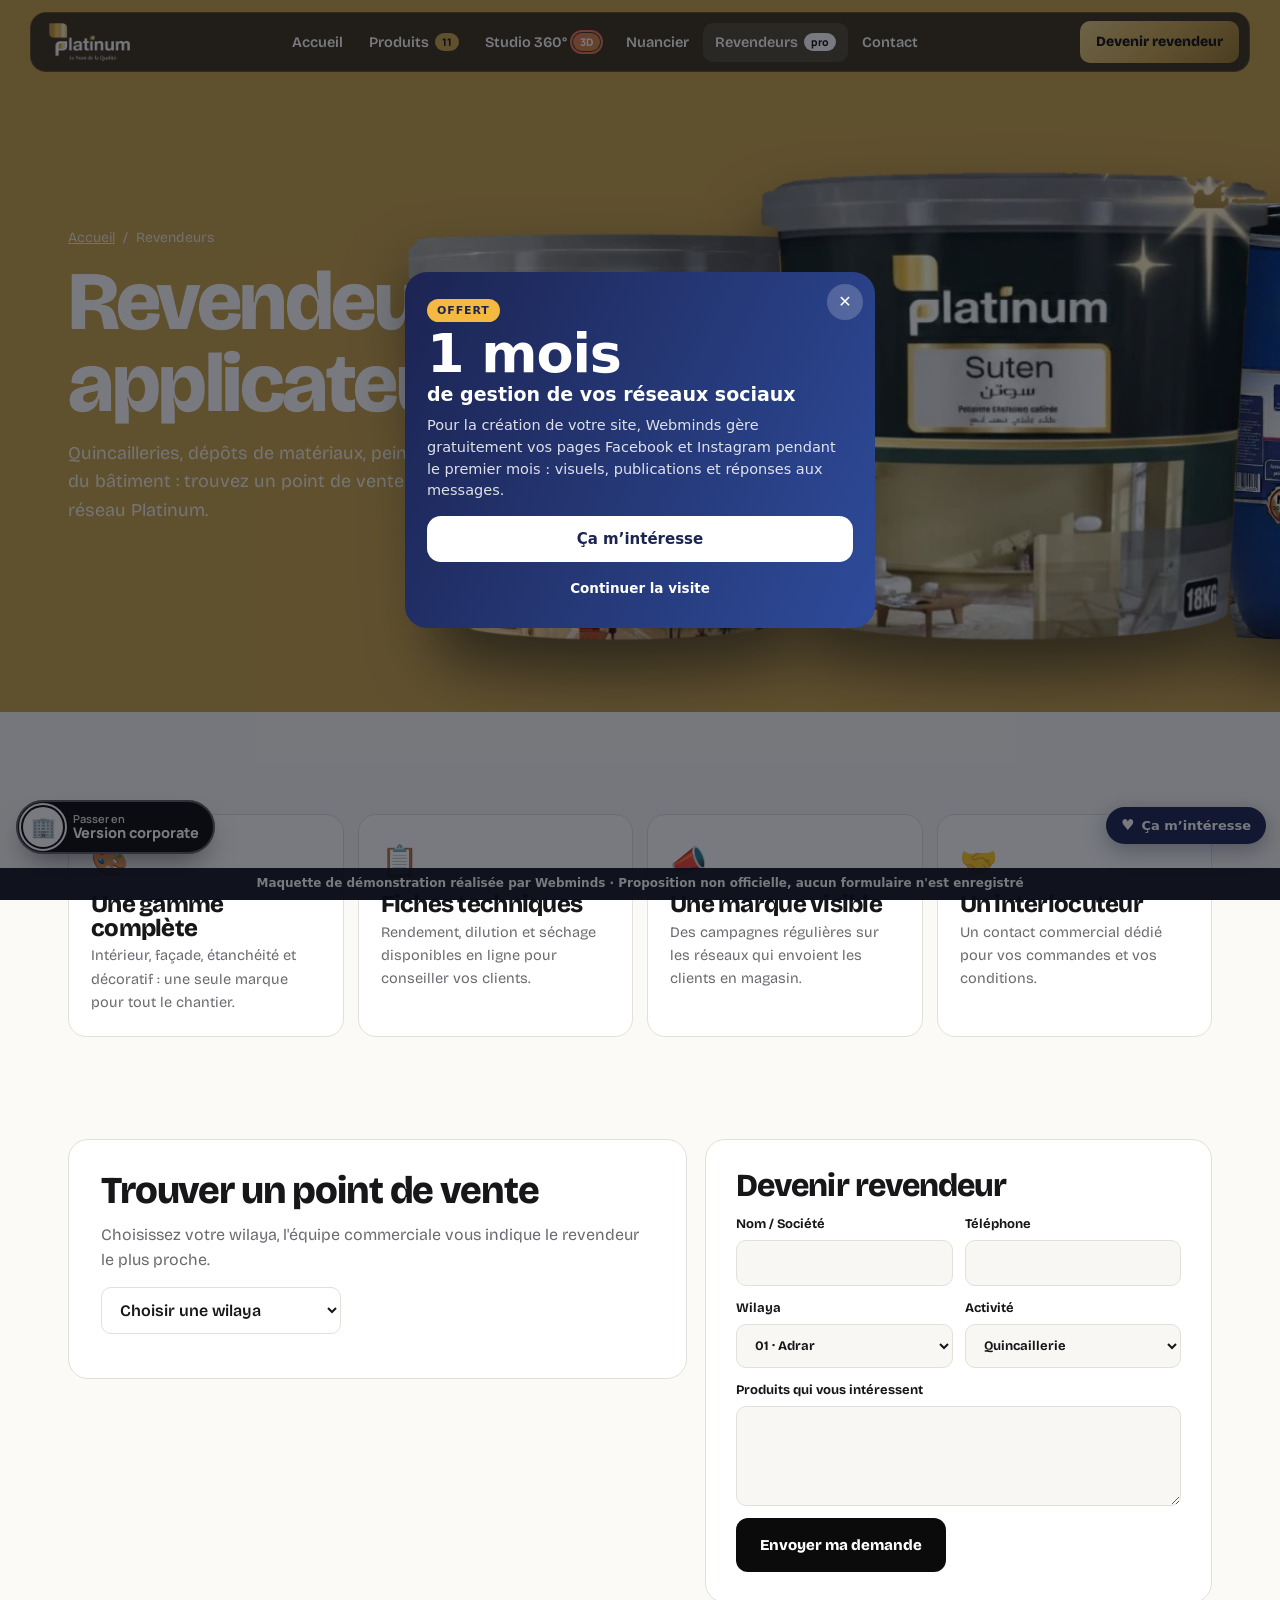
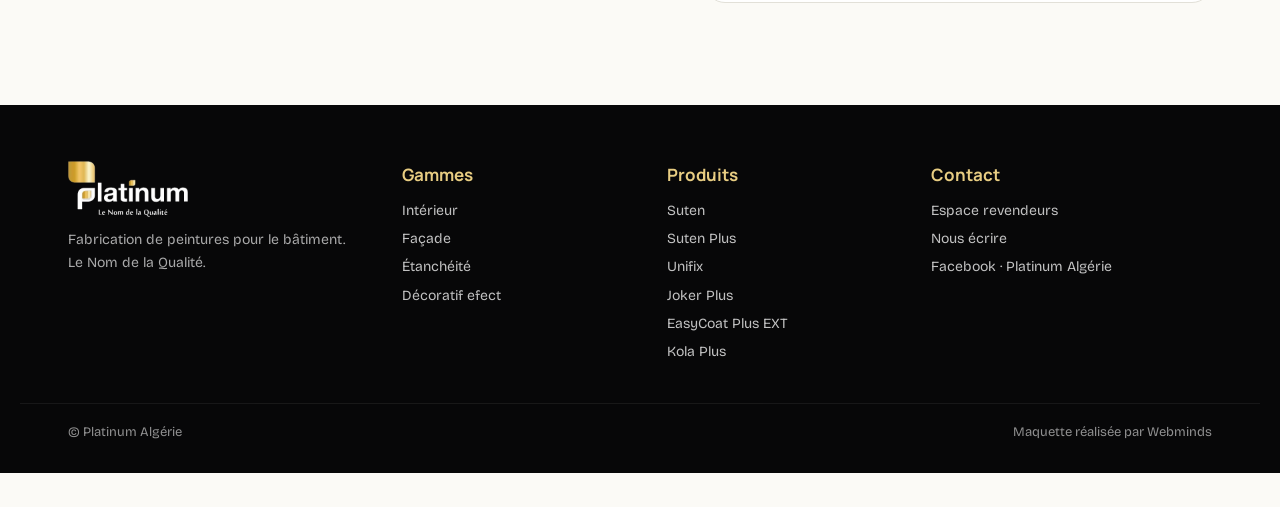
<file: revendeurs.html>
<!DOCTYPE html><html lang="fr"><head>
<meta charset="utf-8"><meta name="viewport" content="width=device-width, initial-scale=1, viewport-fit=cover"><meta name="robots" content="noindex, nofollow"><meta name="theme-color" content="#0b0b0c">


<link rel="stylesheet" href="style.css"><link rel="icon" href="img/logo.png">
<title>Revendeurs — Platinum</title>
</head><body data-v="auto">
<div id="hdr"></div>
<main>
<section class="p-hero" style="--c:#c9a24a"><div class="wrap in">
 <div><nav class="crumb"><a id="hm" href="index.html">Accueil</a><span>/</span><span>Revendeurs</span></nav>
  <h1>Revendeurs et<br>applicateurs</h1><p class="lead">Quincailleries, dépôts de matériaux, peintres et entreprises du bâtiment : trouvez un point de vente ou rejoignez le réseau Platinum.</p></div>
 <div class="stage" style="gap:0"><img src="img/joker.webp" alt="" style="max-height:80%;margin-right:-12%"><img src="img/suten.webp" alt="" style="max-height:92%;position:relative;z-index:2"><img src="img/kola.webp" alt="" style="max-height:86%;margin-left:-8%"></div>
</div></section>
<section><div class="wrap">
 <div class="perks">
  <div class="perk rv"><div class="e">🎨</div><h3>Une gamme complète</h3><p>Intérieur, façade, étanchéité et décoratif : une seule marque pour tout le chantier.</p></div>
  <div class="perk rv"><div class="e">📋</div><h3>Fiches techniques</h3><p>Rendement, dilution et séchage disponibles en ligne pour conseiller vos clients.</p></div>
  <div class="perk rv"><div class="e">📣</div><h3>Une marque visible</h3><p>Des campagnes régulières sur les réseaux qui envoient les clients en magasin.</p></div>
  <div class="perk rv"><div class="e">🤝</div><h3>Un interlocuteur</h3><p>Un contact commercial dédié pour vos commandes et vos conditions.</p></div>
 </div>
</div></section>
<section style="padding-top:0"><div class="wrap pgrid">
 <div class="panel"><h2>Trouver un point de vente</h2><p style="color:var(--mut);margin-bottom:14px">Choisissez votre wilaya, l'équipe commerciale vous indique le revendeur le plus proche.</p>
  <div class="wil"><select id="w1" aria-label="Wilaya"><option value="">Choisir une wilaya</option></select></div><p id="wres" style="margin-top:12px;font-weight:700" aria-live="polite"></p></div>
 <form class="f" id="rf" style="border:1px solid var(--line)"><h2 class="full" style="font-size:32px">Devenir revendeur</h2>
  <label>Nom / Société<input required></label><label>Téléphone<input type="tel" required></label>
  <label>Wilaya<select id="w2"></select></label><label>Activité<select><option>Quincaillerie</option><option>Dépôt de matériaux</option><option>Entreprise du bâtiment</option><option>Peintre applicateur</option></select></label>
  <label class="full">Produits qui vous intéressent<textarea></textarea></label>
  <button class="btn d" type="submit">Envoyer ma demande</button></form>
</div></section>
</main>
<div id="ftr"></div>
<script src="data.js"></script><script src="core.js"></script>
<script>
document.getElementById('hm').href=HOME;
const o=WILAYAS.map((w,i)=>'<option>'+String(i+1).padStart(2,'0')+' · '+w+'</option>').join('');
document.getElementById('w1').insertAdjacentHTML('beforeend',o);document.getElementById('w2').innerHTML=o;
document.getElementById('w1').onchange=e=>{document.getElementById('wres').textContent=e.target.value?'Wilaya '+e.target.value.split(' · ')[1]+' : laissez vos coordonnées, l\'équipe Platinum vous indique le point de vente le plus proche.':''};
document.getElementById('rf').onsubmit=e=>{e.preventDefault();okForm(e.target,'Demande envoyée !')};
reveal();
</script><script data-wml>(function(){if(window.__wmL)return;window.__wmL=1;
var C={"p": "Platinum Algérie", "mail": null, "wa": "213797372452", "v": [["/", "Version corporate", "Claire et rassurante"], ["/moderne.html", "Version moderne", "Immersive et animée"]]};
function ready(f){document.readyState==='loading'?document.addEventListener('DOMContentLoaded',f):f()}
ready(function(){
var css='.wmL-b{position:fixed;right:14px;bottom:calc(56px + env(safe-area-inset-bottom));z-index:2147483000;border:0;border-radius:999px;background:#1C2452;color:#fff;font:700 13px/1 system-ui,-apple-system,Segoe UI,Roboto,sans-serif;padding:11px 15px;box-shadow:0 6px 22px rgba(20,30,60,.35);cursor:pointer;display:flex;align-items:center;gap:7px}'
+'@media(max-width:520px){.wmL-b{bottom:calc(112px + env(safe-area-inset-bottom));font-size:12.5px;padding:10px 13px}}'
+'.wmL-m{position:fixed;inset:0;z-index:2147483001;background:rgba(10,14,25,.55);display:none;align-items:flex-end;justify-content:center;font-family:system-ui,-apple-system,Segoe UI,Roboto,sans-serif}.wmL-m.on{display:flex}@media(min-width:700px){.wmL-m{align-items:center;padding:20px}}'
+'.wmL-x{box-sizing:border-box;position:relative;background:#fff;color:#1C2452;width:100%;max-width:470px;max-height:92vh;overflow:auto;border-radius:22px 22px 0 0;padding:24px 22px calc(22px + env(safe-area-inset-bottom));text-align:left}@media(min-width:700px){.wmL-x{border-radius:22px}}'
+'.wmL-x *{box-sizing:border-box}.wmL-c{position:absolute;top:12px;right:12px;width:36px;height:36px;border:0;border-radius:50%;background:#F0F2F1;font-size:16px;cursor:pointer;color:#1C2452}'
+'.wmL-x h3{font:800 26px/1.1 system-ui,-apple-system,sans-serif;margin:4px 40px 10px 0;color:inherit}.wmL-x p{margin:0 0 14px;line-height:1.5;font-size:14.5px;opacity:.85}'
+'.wmL-o{background:linear-gradient(115deg,#1C2452,#2E4B9A);color:#fff}.wmL-o .wmL-c{background:rgba(255,255,255,.2);color:#fff}.wmL-big{font:900 54px/.95 system-ui,-apple-system,sans-serif;letter-spacing:-.02em;margin:6px 0 2px}.wmL-big small{display:block;font-size:19px;font-weight:700;letter-spacing:0;margin-top:6px}'
+'.wmL-tag{display:inline-block;background:#F5B841;color:#1C2452;font:800 11px system-ui,sans-serif;letter-spacing:.08em;border-radius:999px;padding:5px 10px}'
+'.wmL-btn{display:flex;align-items:center;justify-content:center;width:100%;border:0;border-radius:14px;padding:14px;font:800 15px system-ui,-apple-system,sans-serif;cursor:pointer;margin-top:8px}.wmL-w{background:#fff;color:#1C2452}.wmL-g{background:#1FAF55;color:#fff}.wmL-n{background:#1C2452;color:#fff}.wmL-l{background:transparent;color:inherit;font-weight:600;font-size:13.5px;padding:10px}'
+'.wmL-s{font:700 11.5px system-ui,sans-serif;text-transform:uppercase;letter-spacing:.06em;opacity:.6;margin:12px 0 8px}.wmL-ch{display:grid;gap:8px}.wmL-ch label{display:flex;align-items:center;gap:10px;border:1.5px solid #E2E6E3;border-radius:12px;padding:11px 12px;cursor:pointer;font-size:14px;font-weight:600}.wmL-ch label small{display:block;font-weight:500;opacity:.65;font-size:12px}.wmL-ch input{width:18px;height:18px;flex:none;accent-color:#1FAF55}'
+'.wmL-f{display:grid;gap:8px;margin:12px 0 6px}.wmL-f input{border:1.5px solid #E2E6E3;border-radius:12px;padding:12px;font:500 16px system-ui,sans-serif;color:#1C2452;background:#fff;-webkit-user-select:text!important;user-select:text!important;width:100%}'
+'.wmL-ok{text-align:center}.wmL-ok i{display:grid;place-items:center;width:64px;height:64px;margin:6px auto 12px;border-radius:50%;background:#E8F7EE;color:#1FAF55;font-style:normal;font-size:30px}';
var st=document.createElement('style');st.textContent=css;document.head.appendChild(st);
function ss(k,v){try{if(v===undefined)return sessionStorage.getItem(k);sessionStorage.setItem(k,v)}catch(e){}}
var p=location.pathname,cur=0;C.v.forEach(function(v,i){if(v[0]!=='/'&&p.indexOf(v[0])===0)cur=i});
var off=document.createElement('div');off.className='wmL-m';off.innerHTML='<div class="wmL-x wmL-o" role="dialog" aria-modal="true"><button class="wmL-c" type="button" aria-label="Fermer">✕</button><span class="wmL-tag">OFFERT</span><div class="wmL-big">1 mois<small>de gestion de vos réseaux sociaux</small></div><p style="margin-top:12px">Pour la création de votre site, Webminds gère gratuitement vos pages Facebook et Instagram pendant le premier mois : visuels, publications et réponses aux messages.</p><button class="wmL-btn wmL-w" type="button" data-i>Ça m’intéresse</button><button class="wmL-btn wmL-l" type="button" data-c>Continuer la visite</button></div>';
var ch='';C.v.forEach(function(v,i){ch+='<label><input type="radio" name="wmLv" value="'+v[1]+'"'+(i===cur?' checked':'')+'><span>'+v[1]+(v[2]?'<small>'+v[2]+'</small>':'')+'</span></label>'});
var it=document.createElement('div');it.className='wmL-m';it.innerHTML='<div class="wmL-x" role="dialog" aria-modal="true"><button class="wmL-c" type="button" aria-label="Fermer">✕</button><div data-s1><h3>Cette maquette vous plaît ?</h3><p>Choisissez la version qui vous intéresse : Webminds vous recontacte pour vous la présenter.</p>'+(C.v.length>1?'<div class="wmL-s">La version préférée</div><div class="wmL-ch">'+ch+'</div>':'')+'<div class="wmL-s">En plus</div><div class="wmL-ch"><label><input type="checkbox" value="Gestion des réseaux sociaux (1 mois offert)"><span>Réseaux sociaux<small>1 mois de gestion offert avec le site</small></span></label></div><div class="wmL-f"><input name="n" placeholder="Votre nom" autocomplete="name"><input name="t" type="tel" inputmode="tel" placeholder="Votre téléphone (facultatif)" autocomplete="tel"></div><button class="wmL-btn wmL-g" type="button" data-w>Envoyer sur WhatsApp</button>'+(C.mail?'<button class="wmL-btn wmL-l" type="button" data-e>Envoyer par e-mail</button>':'')+'</div><div class="wmL-ok" data-s2 hidden><i>✓</i><h3 style="margin:0 0 8px">Merci !</h3><p>Votre choix a bien été transmis à Webminds. Nous vous recontactons très vite.</p><button class="wmL-btn wmL-n" type="button" data-c>Continuer la visite</button></div></div>';
document.body.appendChild(off);document.body.appendChild(it);
var b=document.createElement('button');b.type='button';b.className='wmL-b';b.innerHTML='<b style="font-size:15px">♥</b>Ça m’intéresse';document.body.appendChild(b);
function op(m){off.classList.remove('on');it.classList.remove('on');m.classList.add('on')}
[off,it].forEach(function(m){m.addEventListener('click',function(e){if(e.target===m||e.target.closest('.wmL-c')||e.target.closest('[data-c]'))m.classList.remove('on')})});
b.onclick=function(){op(it)};off.querySelector('[data-i]').onclick=function(){op(it)};
function msg(){var v=(it.querySelector('input[name=wmLv]:checked')||{}).value||C.v[cur][1],x=[].map.call(it.querySelectorAll('input[type=checkbox]:checked'),function(c){return c.value}),n=it.querySelector('[name=n]').value.trim(),t=it.querySelector('[name=t]').value.trim();
 return{v:v,x:x,n:n,t:t,txt:'Bonjour Webminds, la maquette '+C.p+' m’intéresse.\nVersion préférée : '+v+(x.length?'\nEn plus : '+x.join(', '):'')+(n?'\nNom : '+n:'')+(t?'\nTéléphone : '+t:'')+'\nLien : '+location.origin+C.v[cur][0]}}
function mail(m){if(!C.mail)return;try{fetch('https://formsubmit.co/ajax/'+C.mail,{method:'POST',keepalive:true,headers:{'Content-Type':'application/json','Accept':'application/json'},body:JSON.stringify({_subject:'Maquette '+C.p+' : intéressé ('+m.v+')',Prospect:C.p,Version:m.v,Options:m.x.join(', ')||'-',Nom:m.n||'-',Telephone:m.t||'-',Lien:location.origin+C.v[cur][0],_template:'table',_captcha:'false'})}).catch(function(){})}catch(e){}}
function done(){it.querySelector('[data-s1]').hidden=true;it.querySelector('[data-s2]').hidden=false;ss('wmL-sent','1')}
it.querySelector('[data-w]').onclick=function(){var m=msg();mail(m);done();location.href='https://wa.me/'+C.wa+'?text='+encodeURIComponent(m.txt)};
var e=it.querySelector('[data-e]');if(e)e.onclick=function(){mail(msg());done()};
var sh=ss('wmL-off');addEventListener('scroll',function(){var r=(scrollY+innerHeight)/document.documentElement.scrollHeight;
 if(!sh&&scrollY>500&&r>.3){sh=1;ss('wmL-off','1');op(off)}
 if(!ss('wmL-it')&&!ss('wmL-sent')&&sh&&r>.92&&!off.classList.contains('on')){ss('wmL-it','1');op(it)}},{passive:true});
});})();
</script></body></html>
</file>
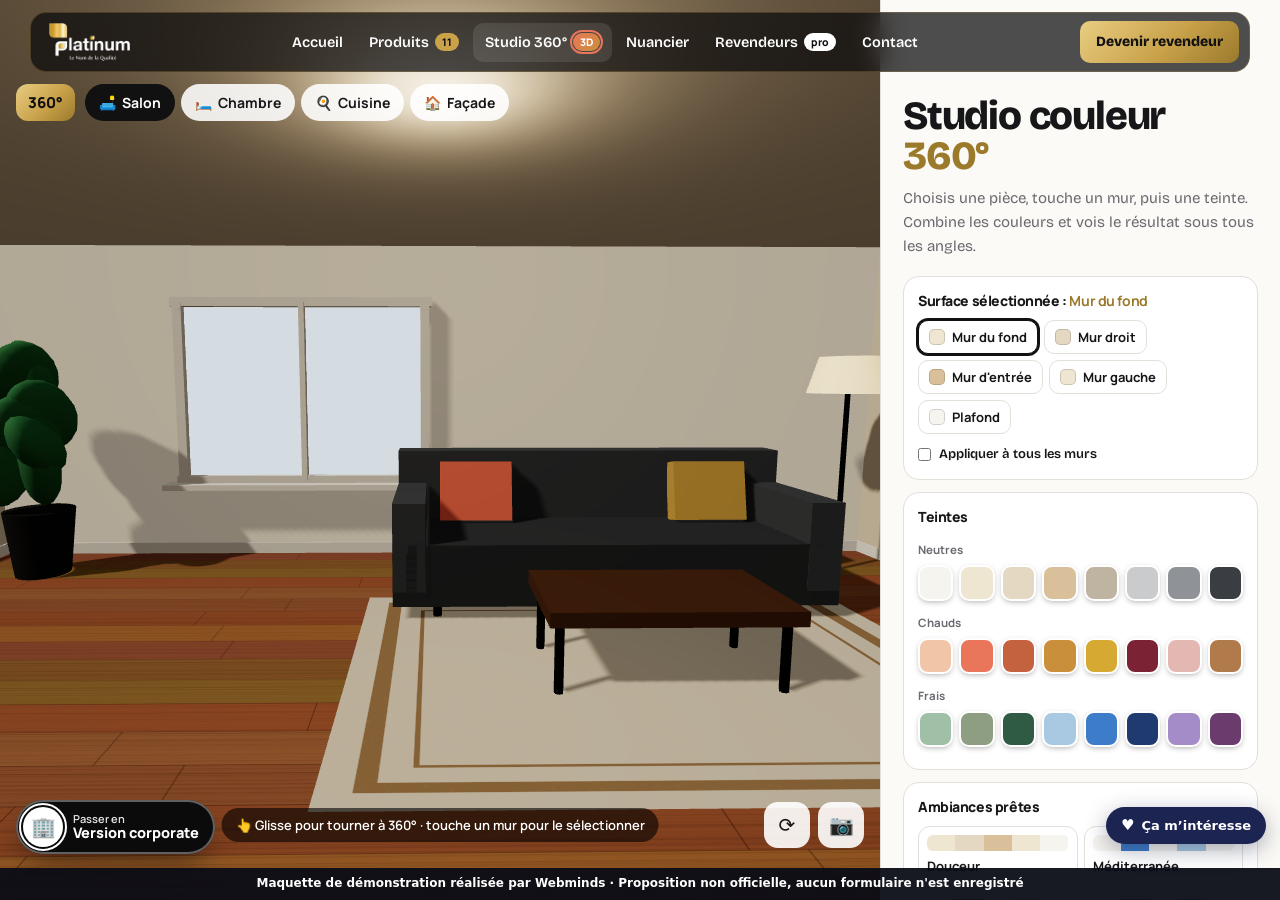
<file: studio.html>
<!DOCTYPE html><html lang="fr"><head>
<meta charset="utf-8"><meta name="viewport" content="width=device-width, initial-scale=1, viewport-fit=cover"><meta name="robots" content="noindex, nofollow"><meta name="theme-color" content="#0b0b0c">


<link rel="stylesheet" href="style.css"><link rel="icon" href="img/logo.png">
<title>Studio couleur 360° — Platinum</title>
<meta name="description" content="Studio couleur 360° Platinum : choisissez une pièce, posez les couleurs sur chaque mur et visualisez le résultat en 3D.">
</head><body data-v="auto" class="studio-page">
<div id="hdr"></div>
<main class="studio">
 <div class="st-stage" id="stage">
  <div class="st-top"><span class="st-badge">360°</span><div class="st-rooms" id="rooms" role="group" aria-label="Choisir une pièce"></div></div>
  <div class="st-hint" id="hint3d">👆 Glisse pour tourner à 360° · touche un mur pour le sélectionner</div>
  <div class="st-tools"><button type="button" id="rot" title="Rotation auto">⟳</button><button type="button" id="shot" title="Enregistrer une image">📷</button></div>
 </div>
 <aside class="st-panel">
  <h1>Studio couleur <span>360°</span></h1>
  <p class="st-lead">Choisis une pièce, touche un mur, puis une teinte. Combine les couleurs et vois le résultat sous tous les angles.</p>
  <div class="st-block"><h3>Surface sélectionnée : <b id="selname"></b></h3><div class="st-surfs" id="surfs"></div>
   <label class="st-all"><input type="checkbox" id="allw"> Appliquer à tous les murs</label></div>
  <div class="st-block"><h3>Teintes</h3><div id="pal3" class="st-pal"></div></div>
  <div class="st-block"><h3>Ambiances prêtes</h3><div id="presets" class="st-presets"></div></div>
  <div class="st-block"><h3>Ma combinaison</h3><ul id="summary" class="st-sum"></ul>
   <div style="display:flex;gap:8px;flex-wrap:wrap;margin-top:14px"><a class="btn g" id="devis" href="index.html#contact">Demander un devis</a><a class="btn o dk" href="produits.html">Voir les produits</a></div>
   <p class="note">Teintes indicatives à l'écran. Le rendu réel dépend de la lumière et du support.</p></div>
 </aside>
</main>
<script src="data.js"></script><script src="core.js"></script>
<script>document.getElementById('devis').href=HOME+'#contact';</script>
<script type="module" src="js/studio.js"></script><script data-wml>(function(){if(window.__wmL)return;window.__wmL=1;
var C={"p": "Platinum Algérie", "mail": null, "wa": "213797372452", "v": [["/", "Version corporate", "Claire et rassurante"], ["/moderne.html", "Version moderne", "Immersive et animée"]]};
function ready(f){document.readyState==='loading'?document.addEventListener('DOMContentLoaded',f):f()}
ready(function(){
var css='.wmL-b{position:fixed;right:14px;bottom:calc(56px + env(safe-area-inset-bottom));z-index:2147483000;border:0;border-radius:999px;background:#1C2452;color:#fff;font:700 13px/1 system-ui,-apple-system,Segoe UI,Roboto,sans-serif;padding:11px 15px;box-shadow:0 6px 22px rgba(20,30,60,.35);cursor:pointer;display:flex;align-items:center;gap:7px}'
+'@media(max-width:520px){.wmL-b{bottom:calc(112px + env(safe-area-inset-bottom));font-size:12.5px;padding:10px 13px}}'
+'.wmL-m{position:fixed;inset:0;z-index:2147483001;background:rgba(10,14,25,.55);display:none;align-items:flex-end;justify-content:center;font-family:system-ui,-apple-system,Segoe UI,Roboto,sans-serif}.wmL-m.on{display:flex}@media(min-width:700px){.wmL-m{align-items:center;padding:20px}}'
+'.wmL-x{box-sizing:border-box;position:relative;background:#fff;color:#1C2452;width:100%;max-width:470px;max-height:92vh;overflow:auto;border-radius:22px 22px 0 0;padding:24px 22px calc(22px + env(safe-area-inset-bottom));text-align:left}@media(min-width:700px){.wmL-x{border-radius:22px}}'
+'.wmL-x *{box-sizing:border-box}.wmL-c{position:absolute;top:12px;right:12px;width:36px;height:36px;border:0;border-radius:50%;background:#F0F2F1;font-size:16px;cursor:pointer;color:#1C2452}'
+'.wmL-x h3{font:800 26px/1.1 system-ui,-apple-system,sans-serif;margin:4px 40px 10px 0;color:inherit}.wmL-x p{margin:0 0 14px;line-height:1.5;font-size:14.5px;opacity:.85}'
+'.wmL-o{background:linear-gradient(115deg,#1C2452,#2E4B9A);color:#fff}.wmL-o .wmL-c{background:rgba(255,255,255,.2);color:#fff}.wmL-big{font:900 54px/.95 system-ui,-apple-system,sans-serif;letter-spacing:-.02em;margin:6px 0 2px}.wmL-big small{display:block;font-size:19px;font-weight:700;letter-spacing:0;margin-top:6px}'
+'.wmL-tag{display:inline-block;background:#F5B841;color:#1C2452;font:800 11px system-ui,sans-serif;letter-spacing:.08em;border-radius:999px;padding:5px 10px}'
+'.wmL-btn{display:flex;align-items:center;justify-content:center;width:100%;border:0;border-radius:14px;padding:14px;font:800 15px system-ui,-apple-system,sans-serif;cursor:pointer;margin-top:8px}.wmL-w{background:#fff;color:#1C2452}.wmL-g{background:#1FAF55;color:#fff}.wmL-n{background:#1C2452;color:#fff}.wmL-l{background:transparent;color:inherit;font-weight:600;font-size:13.5px;padding:10px}'
+'.wmL-s{font:700 11.5px system-ui,sans-serif;text-transform:uppercase;letter-spacing:.06em;opacity:.6;margin:12px 0 8px}.wmL-ch{display:grid;gap:8px}.wmL-ch label{display:flex;align-items:center;gap:10px;border:1.5px solid #E2E6E3;border-radius:12px;padding:11px 12px;cursor:pointer;font-size:14px;font-weight:600}.wmL-ch label small{display:block;font-weight:500;opacity:.65;font-size:12px}.wmL-ch input{width:18px;height:18px;flex:none;accent-color:#1FAF55}'
+'.wmL-f{display:grid;gap:8px;margin:12px 0 6px}.wmL-f input{border:1.5px solid #E2E6E3;border-radius:12px;padding:12px;font:500 16px system-ui,sans-serif;color:#1C2452;background:#fff;-webkit-user-select:text!important;user-select:text!important;width:100%}'
+'.wmL-ok{text-align:center}.wmL-ok i{display:grid;place-items:center;width:64px;height:64px;margin:6px auto 12px;border-radius:50%;background:#E8F7EE;color:#1FAF55;font-style:normal;font-size:30px}';
var st=document.createElement('style');st.textContent=css;document.head.appendChild(st);
function ss(k,v){try{if(v===undefined)return sessionStorage.getItem(k);sessionStorage.setItem(k,v)}catch(e){}}
var p=location.pathname,cur=0;C.v.forEach(function(v,i){if(v[0]!=='/'&&p.indexOf(v[0])===0)cur=i});
var off=document.createElement('div');off.className='wmL-m';off.innerHTML='<div class="wmL-x wmL-o" role="dialog" aria-modal="true"><button class="wmL-c" type="button" aria-label="Fermer">✕</button><span class="wmL-tag">OFFERT</span><div class="wmL-big">1 mois<small>de gestion de vos réseaux sociaux</small></div><p style="margin-top:12px">Pour la création de votre site, Webminds gère gratuitement vos pages Facebook et Instagram pendant le premier mois : visuels, publications et réponses aux messages.</p><button class="wmL-btn wmL-w" type="button" data-i>Ça m’intéresse</button><button class="wmL-btn wmL-l" type="button" data-c>Continuer la visite</button></div>';
var ch='';C.v.forEach(function(v,i){ch+='<label><input type="radio" name="wmLv" value="'+v[1]+'"'+(i===cur?' checked':'')+'><span>'+v[1]+(v[2]?'<small>'+v[2]+'</small>':'')+'</span></label>'});
var it=document.createElement('div');it.className='wmL-m';it.innerHTML='<div class="wmL-x" role="dialog" aria-modal="true"><button class="wmL-c" type="button" aria-label="Fermer">✕</button><div data-s1><h3>Cette maquette vous plaît ?</h3><p>Choisissez la version qui vous intéresse : Webminds vous recontacte pour vous la présenter.</p>'+(C.v.length>1?'<div class="wmL-s">La version préférée</div><div class="wmL-ch">'+ch+'</div>':'')+'<div class="wmL-s">En plus</div><div class="wmL-ch"><label><input type="checkbox" value="Gestion des réseaux sociaux (1 mois offert)"><span>Réseaux sociaux<small>1 mois de gestion offert avec le site</small></span></label></div><div class="wmL-f"><input name="n" placeholder="Votre nom" autocomplete="name"><input name="t" type="tel" inputmode="tel" placeholder="Votre téléphone (facultatif)" autocomplete="tel"></div><button class="wmL-btn wmL-g" type="button" data-w>Envoyer sur WhatsApp</button>'+(C.mail?'<button class="wmL-btn wmL-l" type="button" data-e>Envoyer par e-mail</button>':'')+'</div><div class="wmL-ok" data-s2 hidden><i>✓</i><h3 style="margin:0 0 8px">Merci !</h3><p>Votre choix a bien été transmis à Webminds. Nous vous recontactons très vite.</p><button class="wmL-btn wmL-n" type="button" data-c>Continuer la visite</button></div></div>';
document.body.appendChild(off);document.body.appendChild(it);
var b=document.createElement('button');b.type='button';b.className='wmL-b';b.innerHTML='<b style="font-size:15px">♥</b>Ça m’intéresse';document.body.appendChild(b);
function op(m){off.classList.remove('on');it.classList.remove('on');m.classList.add('on')}
[off,it].forEach(function(m){m.addEventListener('click',function(e){if(e.target===m||e.target.closest('.wmL-c')||e.target.closest('[data-c]'))m.classList.remove('on')})});
b.onclick=function(){op(it)};off.querySelector('[data-i]').onclick=function(){op(it)};
function msg(){var v=(it.querySelector('input[name=wmLv]:checked')||{}).value||C.v[cur][1],x=[].map.call(it.querySelectorAll('input[type=checkbox]:checked'),function(c){return c.value}),n=it.querySelector('[name=n]').value.trim(),t=it.querySelector('[name=t]').value.trim();
 return{v:v,x:x,n:n,t:t,txt:'Bonjour Webminds, la maquette '+C.p+' m’intéresse.\nVersion préférée : '+v+(x.length?'\nEn plus : '+x.join(', '):'')+(n?'\nNom : '+n:'')+(t?'\nTéléphone : '+t:'')+'\nLien : '+location.origin+C.v[cur][0]}}
function mail(m){if(!C.mail)return;try{fetch('https://formsubmit.co/ajax/'+C.mail,{method:'POST',keepalive:true,headers:{'Content-Type':'application/json','Accept':'application/json'},body:JSON.stringify({_subject:'Maquette '+C.p+' : intéressé ('+m.v+')',Prospect:C.p,Version:m.v,Options:m.x.join(', ')||'-',Nom:m.n||'-',Telephone:m.t||'-',Lien:location.origin+C.v[cur][0],_template:'table',_captcha:'false'})}).catch(function(){})}catch(e){}}
function done(){it.querySelector('[data-s1]').hidden=true;it.querySelector('[data-s2]').hidden=false;ss('wmL-sent','1')}
it.querySelector('[data-w]').onclick=function(){var m=msg();mail(m);done();location.href='https://wa.me/'+C.wa+'?text='+encodeURIComponent(m.txt)};
var e=it.querySelector('[data-e]');if(e)e.onclick=function(){mail(msg());done()};
var sh=ss('wmL-off');addEventListener('scroll',function(){var r=(scrollY+innerHeight)/document.documentElement.scrollHeight;
 if(!sh&&scrollY>500&&r>.3){sh=1;ss('wmL-off','1');op(off)}
 if(!ss('wmL-it')&&!ss('wmL-sent')&&sh&&r>.92&&!off.classList.contains('on')){ss('wmL-it','1');op(it)}},{passive:true});
});})();
</script></body></html>
</file>
<file: style.css>
@font-face{font-family:'Cormorant Garamond';font-weight:500;font-display:swap;src:url(fonts/cormorant-garamond-latin-500-normal.woff2) format('woff2')}
@font-face{font-family:'Cormorant Garamond';font-weight:600;font-display:swap;src:url(fonts/cormorant-garamond-latin-600-normal.woff2) format('woff2')}
@font-face{font-family:'Cormorant Garamond';font-weight:700;font-display:swap;src:url(fonts/cormorant-garamond-latin-700-normal.woff2) format('woff2')}
@font-face{font-family:'Manrope';font-weight:400;font-display:swap;src:url(fonts/manrope-latin-400-normal.woff2) format('woff2')}
@font-face{font-family:'Manrope';font-weight:600;font-display:swap;src:url(fonts/manrope-latin-600-normal.woff2) format('woff2')}
@font-face{font-family:'Manrope';font-weight:700;font-display:swap;src:url(fonts/manrope-latin-700-normal.woff2) format('woff2')}
@font-face{font-family:'Manrope';font-weight:800;font-display:swap;src:url(fonts/manrope-latin-800-normal.woff2) format('woff2')}
@font-face{font-family:'Bricolage Grotesque';font-weight:200 800;font-display:swap;src:url(fonts/bricolage.woff2) format('woff2')}
:root{--gold:#c9a24a;--gold2:#e8cd82;--gold3:#9b7a2c;--blk:#0b0b0c;--char:#17171a;--paper:#f4f3ef;--ink:#17171a;--mut:#6a6a70;--line:#e2e0d8;--ease:cubic-bezier(.2,.8,.2,1)}
*{box-sizing:border-box;margin:0;padding:0}
:root{box-sizing:border-box;padding-top:env(safe-area-inset-top,0px)}
html{scroll-behavior:smooth;overflow-x:clip;scroll-padding-top:90px}
body{background:var(--paper);color:var(--ink);overflow-x:clip;-webkit-font-smoothing:antialiased;line-height:1.6;font-size:16px;padding-bottom:34px}
img{max-width:100%;display:block}a{color:inherit;text-decoration:none}button,input,select,textarea{font:inherit;color:inherit}
:focus-visible{outline:3px solid var(--gold);outline-offset:3px;border-radius:6px}
.wrap{max-width:1240px;margin:0 auto;padding-inline:clamp(18px,4vw,48px)}
section{padding-block:clamp(64px,8vw,110px);position:relative}
main{overflow-x:clip}
.v-corp{font-family:'Manrope',system-ui,sans-serif}
.v-corp h1,.v-corp h2,.v-corp h3{font-family:'Cormorant Garamond',Georgia,serif;font-weight:600;line-height:1.02;letter-spacing:-.01em}
.v-mod{font-family:'Bricolage Grotesque',system-ui,sans-serif;--paper:#fbfaf6}
.v-mod h1,.v-mod h2,.v-mod h3{font-family:'Bricolage Grotesque',sans-serif;font-weight:800;line-height:.98;letter-spacing:-.03em}
h2{font-size:clamp(36px,5.2vw,68px)}
.gold{background:linear-gradient(100deg,var(--gold3),var(--gold2) 45%,var(--gold) 70%,var(--gold3));-webkit-background-clip:text;background-clip:text;color:transparent}

/* header */
header.top{position:fixed;z-index:60;top:calc(12px + env(safe-area-inset-top,0px));left:50%;transform:translateX(-50%);width:min(1220px,calc(100% - 24px));display:flex;align-items:center;justify-content:space-between;gap:14px;padding:8px 10px 8px 18px;border-radius:16px;background:rgba(11,11,12,.72);backdrop-filter:blur(14px);-webkit-backdrop-filter:blur(14px);color:#fff;border:1px solid rgba(201,162,74,.25);transition:.3s}
header.top.solid{background:rgba(11,11,12,.94)}
header.top .logo img{height:38px;width:auto}
header.top nav{display:flex;gap:2px;font-size:14.5px;font-weight:600}
header.top nav a{display:inline-flex;align-items:center;gap:6px;padding:8px 12px;border-radius:10px;transition:.2s}
header.top nav a:hover,header.top nav a.act{background:rgba(255,255,255,.1)}
.hr{display:flex;align-items:center;gap:8px}
.cta{background:linear-gradient(135deg,var(--gold2),var(--gold) 55%,var(--gold3));color:#111;padding:10px 16px;border-radius:10px;font-weight:800;font-size:14px;white-space:nowrap}
.burger{display:none;width:44px;height:44px;border-radius:10px;border:0;background:var(--gold);color:#111;font-size:20px;cursor:pointer}
.menu{position:fixed;inset:0;z-index:80;background:var(--blk);color:#fff;display:none;flex-direction:column;justify-content:center;gap:6px;padding:0 28px}
.menu.open{display:flex}.menu a{font-size:clamp(30px,8vw,44px);font-weight:700;display:flex;align-items:center;gap:12px}
.menu .mx{position:absolute;top:20px;right:20px;width:48px;height:48px;border-radius:12px;border:0;background:#fff;color:#111;font-size:20px}
.pst{display:inline-flex;align-items:center;font:800 10.5px/1 'Manrope',sans-serif;padding:4px 7px;border-radius:999px;position:relative}
.pst.n{background:var(--gold);color:#111}.pst.g{background:#e9765a;color:#fff}.pst.b{background:#fff;color:#111}
.pst.g::after{content:"";position:absolute;inset:-3px;border-radius:999px;border:2px solid #e9765a;animation:ping 1.6s ease-out infinite}
@keyframes ping{0%{transform:scale(.9);opacity:.9}100%{transform:scale(1.35);opacity:0}}
.tap{position:absolute;z-index:5;display:inline-flex;align-items:center;gap:6px;background:#e9765a;color:#fff;font:800 12.5px/1 'Manrope',sans-serif;padding:7px 11px 7px 8px;border-radius:999px;pointer-events:none;white-space:nowrap;box-shadow:0 8px 18px -8px rgba(233,118,90,.9)}
.tap i{width:9px;height:9px;border-radius:50%;background:#fff;position:relative}.tap i::after{content:"";position:absolute;inset:-5px;border-radius:50%;border:2px solid #fff;animation:ping 1.4s ease-out infinite}
.tap.tr{top:14px;right:14px}.tap.tl{top:14px;left:14px}
.vswitch{position:fixed;z-index:90;bottom:calc(46px + env(safe-area-inset-bottom,0px));left:16px;display:flex;align-items:center;gap:10px;padding:7px 16px 7px 7px;border-radius:999px;color:#fff;font:800 14.5px/1.1 'Manrope',sans-serif;background:linear-gradient(90deg,#e9765a,#c98f3a,#3d7cc9,#6b3b6e,#2f5a44,#e9765a);background-size:300% 100%;animation:vsg 6s linear infinite,vsw 5s ease-in-out infinite;box-shadow:0 14px 30px -10px rgba(0,0,0,.55),inset 0 0 0 2px rgba(255,255,255,.35)}
.vswitch small{display:block;font-size:11px;font-weight:600;opacity:.9}
.vswitch .vs-i{width:40px;height:40px;border-radius:50%;background:#fff;display:grid;place-items:center;font-size:20px;position:relative}
.vswitch .vs-i::after{content:"";position:absolute;inset:-4px;border-radius:50%;border:2px solid #fff;animation:ping 1.6s ease-out infinite}
.v-mod .vswitch{background:var(--blk);animation:vsw 5s ease-in-out infinite}
@keyframes vsg{to{background-position:300% 0}}@keyframes vsw{0%,82%,100%{rotate:0deg}86%{rotate:-6deg}90%{rotate:5deg}94%{rotate:-3deg}}
#wm-demo{position:fixed;left:0;right:0;bottom:0;z-index:2147483000;background:rgba(10,12,22,.94);color:#fff;font:600 12px/1.3 system-ui,sans-serif;text-align:center;padding:8px 12px calc(8px + env(safe-area-inset-bottom,0px))}
.btn{display:inline-flex;align-items:center;justify-content:center;gap:10px;padding:15px 24px;border-radius:12px;font-weight:800;font-size:15px;border:0;cursor:pointer;transition:transform .3s var(--ease),box-shadow .3s;white-space:nowrap}
.btn.g{background:linear-gradient(135deg,var(--gold2),var(--gold) 55%,var(--gold3));color:#111;box-shadow:0 12px 26px -12px rgba(201,162,74,.8)}
.btn.g:hover{transform:translateY(-2px)}
.btn.o{box-shadow:inset 0 0 0 1.5px currentColor;background:transparent}.btn.o:hover{background:rgba(255,255,255,.08)}
.btn.d{background:var(--blk);color:#fff}
.btn.done{background:#1f9d55!important;color:#fff!important}
.rv{opacity:0;transform:translateY(24px);transition:opacity .7s,transform .8s var(--ease)}.rv.in{opacity:1;transform:none}
.shead{display:flex;justify-content:space-between;align-items:flex-end;gap:24px;flex-wrap:wrap;margin-bottom:34px}
.shead p{max-width:420px;color:var(--mut);font-size:17px}

/* CORPORATE */
.c-hero{background:radial-gradient(120% 90% at 75% 20%,#26231c 0%,#121213 45%,#070708 100%);color:#fff;padding:0;overflow:hidden}
.c-hero::before{content:"";position:absolute;inset:0;background:radial-gradient(1.6px 1.6px at 20% 30%,rgba(232,205,130,.8),transparent),radial-gradient(1.2px 1.2px at 70% 15%,rgba(232,205,130,.6),transparent),radial-gradient(1.4px 1.4px at 85% 60%,rgba(232,205,130,.6),transparent),radial-gradient(1px 1px at 40% 80%,rgba(232,205,130,.5),transparent),radial-gradient(1.6px 1.6px at 60% 45%,rgba(232,205,130,.5),transparent);background-size:340px 340px;opacity:.7}
.c-hero .in{position:relative;display:grid;grid-template-columns:1fr 1.05fr;gap:30px;align-items:center;min-height:min(100svh,900px);padding-block:120px 70px}
.c-hero .tag{font:600 14px 'Manrope';letter-spacing:.02em;color:var(--gold2);display:flex;align-items:center;gap:10px}
.c-hero .tag::before{content:"";width:28px;height:1px;background:var(--gold)}
.c-hero h1{font-size:clamp(46px,6.6vw,96px);margin:18px 0}
.c-hero p.lead{font-size:clamp(16px,1.4vw,19px);opacity:.8;max-width:470px;margin-bottom:28px}
.c-hero .acts{display:flex;gap:12px;flex-wrap:wrap}
.trio{position:relative;height:clamp(360px,44vw,600px)}
.trio a{position:absolute;bottom:6%;transition:transform .6s var(--ease)}
.trio img{filter:drop-shadow(0 30px 30px rgba(0,0,0,.6))}
.trio a:nth-of-type(1){left:0;width:46%;z-index:1;transform:rotate(-6deg) translateY(4%)}
.trio a:nth-of-type(2){left:27%;width:52%;z-index:3}
.trio a:nth-of-type(3){right:0;width:46%;z-index:2;transform:rotate(6deg) translateY(4%)}
.trio:hover a:nth-of-type(1){transform:rotate(-9deg) translate(-10px,4%)}.trio:hover a:nth-of-type(3){transform:rotate(9deg) translate(10px,4%)}
.trio .glow{position:absolute;left:10%;right:10%;bottom:0;height:30%;background:radial-gradient(closest-side,rgba(201,162,74,.45),transparent);filter:blur(10px)}
.unis{display:grid;grid-template-columns:repeat(4,1fr);gap:14px}
.uni{position:relative;border-radius:20px;overflow:hidden;min-height:380px;padding:22px;display:flex;flex-direction:column;justify-content:flex-end;color:#fff;background:#111;transition:transform .45s var(--ease)}
.uni:hover{transform:translateY(-6px)}
.uni .bgi{position:absolute;inset:0;background-size:cover;background-position:center;opacity:1;filter:brightness(1.08) saturate(1.1);transition:transform .8s var(--ease)}
.uni:hover .bgi{transform:scale(1.05)}
.uni::after{content:"";position:absolute;inset:0;background:linear-gradient(180deg,transparent 52%,rgba(0,0,0,.72) 100%)}
.uni>*:not(.bgi){position:relative;z-index:2}
.uni b{font:800 13px 'Manrope';color:var(--gold2)}.uni h3{font-size:34px;margin:4px 0}.uni p{font-size:14px;opacity:.85}
.filters{display:flex;gap:6px;flex-wrap:wrap;margin-bottom:24px}
.filters button{border:1.5px solid var(--line);background:#fff;border-radius:999px;padding:10px 16px;font-weight:700;cursor:pointer;font-size:14px}
.filters button.on{background:var(--blk);border-color:var(--blk);color:#fff}
.grid{display:grid;grid-template-columns:repeat(4,1fr);gap:14px}
.pc{position:relative;background:#fff;border:1px solid var(--line);border-radius:18px;overflow:hidden;display:flex;flex-direction:column;transition:transform .4s var(--ease),box-shadow .4s}
.pc:hover{transform:translateY(-5px);box-shadow:0 30px 50px -30px rgba(0,0,0,.45)}
.pc .vis{height:250px;display:flex;align-items:center;justify-content:center;padding:22px;background:radial-gradient(80% 70% at 50% 60%,color-mix(in srgb,var(--c) 22%,#fff),#f7f6f2)}
.pc .vis img{max-height:100%;max-width:88%;width:auto;filter:drop-shadow(0 16px 14px rgba(0,0,0,.25));transition:transform .5s var(--ease)}
.pc:hover .vis img{transform:scale(1.05)}
.pc .tx{padding:16px 18px 18px;display:flex;flex-direction:column;gap:4px;flex:1}
.pc small{font-weight:700;color:var(--gold3);font-size:12.5px}.pc h3{font-size:26px}.pc p{font-size:14px;color:var(--mut)}
.pc .go{margin-top:auto;padding-top:10px;font-weight:800;font-size:14px}
.pc.hide{display:none}
.fx{background:var(--blk);color:#fff}
.fxg{display:grid;grid-template-columns:.9fr 1.1fr;gap:40px;align-items:center}
.fx .vis{position:relative;display:flex;justify-content:center}
.fx .vis img{max-height:520px;width:auto;filter:drop-shadow(0 30px 30px rgba(0,0,0,.6))}
.techt{width:100%;border-collapse:collapse;margin:22px 0}
.techt td{padding:14px 0;border-bottom:1px solid rgba(255,255,255,.14);vertical-align:top}
.techt td:first-child{color:var(--gold2);font-weight:700;width:36%}
.chips{display:flex;flex-wrap:wrap;gap:8px}
.chips span{border:1px solid rgba(201,162,74,.5);border-radius:999px;padding:6px 12px;font-size:13.5px;font-weight:600}
.nuan{display:grid;grid-template-columns:repeat(7,1fr);gap:10px}
.sw{border-radius:14px;overflow:hidden;background:#fff;border:1px solid var(--line);cursor:pointer;text-align:left;padding:0;transition:transform .3s var(--ease)}
.sw:hover{transform:translateY(-4px)}.sw i{display:block;height:90px}.sw span{display:block;padding:8px 10px;font-size:13px;font-weight:700}
.note{font-size:12.5px;color:var(--mut);margin-top:12px}
.gal{display:grid;grid-template-columns:repeat(6,1fr);gap:10px}
.gal a{border-radius:14px;overflow:hidden;aspect-ratio:4/5}.gal img{width:100%;height:100%;object-fit:cover;transition:transform .6s var(--ease)}.gal a:hover img{transform:scale(1.05)}
.duo{display:grid;grid-template-columns:1fr 1fr;gap:14px}
.blk{position:relative;border-radius:22px;padding:clamp(26px,4vw,44px);min-height:300px;overflow:hidden;color:#fff;background:var(--char);display:flex;flex-direction:column;justify-content:flex-end}
.blk h3{font-size:clamp(30px,3.4vw,44px)}.blk p{opacity:.85;max-width:420px;margin-top:8px}.blk .go{margin-top:18px;font-weight:800;border-bottom:2px solid var(--gold);align-self:flex-start}
.blk img.pk{position:absolute;right:20px;top:20px;height:62%;width:auto;filter:drop-shadow(0 20px 20px rgba(0,0,0,.5))}
.contact{background:var(--blk);color:#fff}
.cg{display:grid;grid-template-columns:1fr 1fr;gap:40px}
.f{display:grid;grid-template-columns:1fr 1fr;gap:12px;background:#fff;color:var(--ink);border-radius:20px;padding:clamp(18px,3vw,30px)}
.f .full{grid-column:1/-1}.f label{display:grid;gap:5px;font-size:13px;font-weight:700}
.f input,.f select,.f textarea{border:1.5px solid var(--line);background:#f8f7f3;border-radius:10px;padding:12px 14px;width:100%}
.f textarea{min-height:100px}.f .btn{grid-column:1/-1;justify-self:start}
.ft{background:#070708;color:#fff;padding:56px 0 30px}
.fg{display:grid;grid-template-columns:1.3fr 1fr 1fr 1.2fr;gap:30px}
.flogo{height:56px;width:auto;margin-bottom:12px}.ft p{opacity:.65;font-size:14px;max-width:280px}
.ft h4{color:var(--gold2);font-size:17px;margin-bottom:8px;font-family:'Manrope'}.ft a{display:block;opacity:.75;font-size:14px;padding:3px 0}.ft a:hover{opacity:1;color:var(--gold2)}
.fb{display:flex;justify-content:space-between;gap:10px;flex-wrap:wrap;border-top:1px solid rgba(255,255,255,.12);margin-top:36px;padding-top:18px;font-size:13px;opacity:.55}

/* MODERNE */
.m-hero{--wall:#efe6d2;padding:0;min-height:100svh;background:var(--wall);transition:background-color .6s;overflow:hidden;display:flex;align-items:center}
.m-hero canvas{position:absolute;inset:0;width:100%;height:100%;z-index:1;touch-action:pan-y;cursor:crosshair}
.m-hero.painting canvas{touch-action:none}
.pmode{display:none;margin-top:12px;border:0;border-radius:999px;padding:10px 16px;font-weight:800;background:#fff;box-shadow:0 6px 18px -8px rgba(0,0,0,.4);cursor:pointer}
.m-hero.painting .pmode{background:#141414;color:#fff}
@media (hover:none){.pmode{display:inline-flex}}
.m-hero .in{position:relative;z-index:2;display:grid;grid-template-columns:1fr .9fr;gap:24px;align-items:center;width:100%;padding-block:120px 60px;pointer-events:none}
.m-hero .in a,.m-hero .in button{pointer-events:auto}
.m-hero h1{font-size:clamp(52px,8vw,124px);color:var(--ink2,#141414);mix-blend-mode:normal}
.m-hero h1 span{display:inline-block;background:var(--ink2,#141414);color:var(--wall);padding:0 .12em;transform:rotate(-1.5deg);border-radius:6px}
.m-hero p.lead{font-size:18px;max-width:440px;margin:18px 0 22px;font-weight:500;color:var(--ink2,#141414)}
.pal{display:flex;flex-wrap:wrap;gap:8px;max-width:520px}
.pal button{width:44px;height:44px;border-radius:50%;border:3px solid #fff;box-shadow:0 4px 12px -4px rgba(0,0,0,.45);cursor:pointer;transition:transform .25s var(--ease)}
.pal button:hover{transform:scale(1.12)}.pal button.on{transform:scale(1.18);box-shadow:0 0 0 3px var(--ink2,#141414)}
.m-hero .hint{display:inline-flex;gap:8px;align-items:center;margin-top:16px;font-weight:700;font-size:14px;background:rgba(255,255,255,.75);padding:6px 12px;border-radius:999px}
.m-hero .stage{position:relative;height:clamp(340px,42vw,560px);display:flex;align-items:flex-end;justify-content:center}
.m-hero .stage img{max-height:94%;width:auto;filter:drop-shadow(0 34px 30px rgba(0,0,0,.35));animation:flo 6s ease-in-out infinite}
@keyframes flo{50%{translate:0 -14px}}
.m-hero .stage .lbl{position:absolute;left:0;bottom:8%;background:#fff;border-radius:14px;padding:10px 14px;font-weight:800;box-shadow:0 10px 30px -10px rgba(0,0,0,.4)}
.m-hero .stage .lbl small{display:block;font-weight:600;color:var(--mut);font-size:12px}
.stripe{display:flex;overflow:hidden;white-space:nowrap;background:var(--blk);color:#fff;padding:14px 0;font-weight:800;font-size:clamp(20px,2.6vw,32px)}
.stripe div{display:flex;gap:28px;animation:mq 34s linear infinite;padding-right:28px}
.stripe span i{display:inline-block;width:.8em;height:.8em;border-radius:50%;margin-right:10px;vertical-align:-.05em}
@keyframes mq{to{transform:translateX(-100%)}}
.room{display:grid;grid-template-columns:1.2fr .8fr;gap:30px;align-items:center}
.room svg{width:100%;height:auto;border-radius:24px;box-shadow:0 30px 60px -30px rgba(0,0,0,.4)}
.room .wall{transition:fill .6s}
.cards{display:flex;gap:16px;overflow-x:auto;scroll-snap-type:x mandatory;padding:10px clamp(18px,4vw,48px) 26px;scrollbar-width:thin}
.mc{flex:0 0 clamp(250px,24vw,300px);scroll-snap-align:start;border-radius:26px;background:var(--c);color:#fff;padding:20px;min-height:400px;display:flex;flex-direction:column;justify-content:flex-end;position:relative;overflow:hidden;transition:transform .4s var(--ease)}
.mc:hover{transform:translateY(-6px) rotate(-1deg)}
.mc .im{position:absolute;inset:18px 10px 140px;display:flex;align-items:center;justify-content:center}
.mc .im img{max-height:100%;max-width:90%;width:auto;filter:drop-shadow(0 18px 14px rgba(0,0,0,.35));transition:transform .5s var(--ease)}
.mc:hover .im img{transform:scale(1.06) rotate(-3deg)}
.mc .lb{position:relative;background:rgba(255,255,255,.95);color:var(--ink);border-radius:18px;padding:12px 14px}
.mc .lb small{font-weight:700;color:var(--mut);font-size:12px}.mc .lb h3{font-size:26px}
.efx{display:grid;grid-template-columns:repeat(3,1fr);gap:14px}
.ef{position:relative;border-radius:26px;overflow:hidden;min-height:440px;display:flex;align-items:flex-end;padding:18px;color:#fff}
.ef .tx{position:absolute;inset:0;background-size:cover;background-position:center;transition:transform 1s var(--ease)}
.ef:hover .tx{transform:scale(1.08)}
.ef::after{content:"";position:absolute;inset:0;background:linear-gradient(180deg,transparent 40%,rgba(0,0,0,.75))}
.ef img{position:absolute;right:12px;top:18px;width:46%;z-index:2;filter:drop-shadow(0 18px 14px rgba(0,0,0,.4));transition:transform .6s var(--ease)}
.ef:hover img{transform:translateY(-8px) rotate(4deg)}
.ef div{position:relative;z-index:3}.ef h3{font-size:34px}.ef p{font-size:14.5px;opacity:.9;max-width:300px}
.v-mod .contact{background:#141414}

/* produit */
.p-hero{background:radial-gradient(90% 90% at 70% 40%,color-mix(in srgb,var(--c) 45%,#000) 0%,#0b0b0c 70%);color:#fff;padding:0;overflow:hidden}
.v-mod .p-hero{background:var(--c);color:#fff}
.p-hero .in{display:grid;grid-template-columns:1fr 1fr;gap:30px;align-items:center;padding-block:130px 70px}
.crumb{font-size:14px;opacity:.8;display:flex;gap:8px;flex-wrap:wrap}.crumb a{text-decoration:underline}
.p-hero h1{font-size:clamp(48px,6.5vw,92px);margin:12px 0 4px}
.p-hero .ar{font-size:26px;color:var(--gold2);direction:rtl;text-align:left}
.v-mod .p-hero .ar{color:#fff;opacity:.8}
.p-hero .lead{font-size:18px;opacity:.88;max-width:500px;margin:14px 0 20px}
.p-hero .stage{display:flex;justify-content:center;align-items:flex-end;height:clamp(340px,40vw,540px)}
.p-hero .stage img{max-height:96%;width:auto;filter:drop-shadow(0 34px 30px rgba(0,0,0,.55))}
.pgrid{display:grid;grid-template-columns:1.1fr .9fr;gap:18px;align-items:start}
.panel{background:#fff;border:1px solid var(--line);border-radius:20px;padding:clamp(22px,3vw,32px)}
.panel+.panel{margin-top:16px}.panel h2{font-size:clamp(28px,3vw,38px);margin-bottom:12px}
.panel ul{list-style:none;display:grid;gap:10px}
.panel li{display:flex;gap:10px;align-items:flex-start}.panel li::before{content:"";flex:none;width:10px;height:10px;border-radius:50%;background:var(--gold);margin-top:8px}
.panel .techt td{border-color:var(--line)}.panel .techt td:first-child{color:var(--gold3)}
.rel{display:grid;grid-template-columns:repeat(4,1fr);gap:14px}
.perks{display:grid;grid-template-columns:repeat(4,1fr);gap:14px}
.perk{background:#fff;border:1px solid var(--line);border-radius:18px;padding:22px}.perk .e{font-size:30px}.perk h3{font-size:24px;margin:8px 0 4px}.perk p{font-size:14.5px;color:var(--mut)}
.wil{display:flex;gap:10px;flex-wrap:wrap;align-items:center}.wil select{border:1.5px solid var(--line);border-radius:10px;padding:12px 14px;min-width:240px;background:#fff;font-weight:600}

@media (max-width:1050px){
 header.top nav,.hr .cta{display:none}.burger{display:grid;place-items:center}
 .c-hero .in,.m-hero .in,.p-hero .in,.fxg,.room,.cg,.pgrid{grid-template-columns:1fr}
 .trio,.m-hero .stage,.p-hero .stage{order:-1}
 .unis,.grid,.rel,.perks{grid-template-columns:1fr 1fr}.efx{grid-template-columns:1fr}
 .nuan{grid-template-columns:repeat(4,1fr)}.gal{grid-template-columns:repeat(3,1fr)}.fg{grid-template-columns:1fr 1fr}
}
@media (max-width:620px){.grid,.rel{grid-template-columns:1fr}.pc .vis{height:280px}.pc h3{font-size:28px}.uni{min-height:300px}.unis,.duo,.perks{grid-template-columns:1fr}.f{grid-template-columns:1fr}.fg{grid-template-columns:1fr}.vswitch{font-size:13px}.vswitch .vs-i{width:34px;height:34px;font-size:17px}}
@media (prefers-reduced-motion:reduce){*,*::before,*::after{animation:none!important;transition:none!important}.rv{opacity:1;transform:none}}

.rphoto{position:relative;border-radius:24px;overflow:hidden;box-shadow:0 30px 60px -30px rgba(0,0,0,.4)}.rphoto img{width:100%;height:auto}
.rphoto .tint{position:absolute;inset:0;mix-blend-mode:multiply;-webkit-mask-image:url(img/salon-mask.png);mask-image:url(img/salon-mask.png);-webkit-mask-size:100% 100%;mask-size:100% 100%;transition:background-color .6s;opacity:.92}
/* STUDIO 360 */
.studio-page{padding-bottom:0}
.studio{display:grid;grid-template-columns:1fr 400px;height:100svh;padding-top:0}
.st-stage{position:relative;min-height:0;background:#20242a}
.st-stage canvas{width:100%!important;height:100%!important;display:block;touch-action:none}
.st-top{position:absolute;top:84px;left:16px;right:16px;z-index:2;display:flex;align-items:center;gap:10px;flex-wrap:wrap}
.st-badge{background:linear-gradient(135deg,var(--gold2),var(--gold) 55%,var(--gold3));color:#111;font:800 15px 'Manrope';padding:8px 12px;border-radius:12px}
.st-rooms{display:flex;gap:6px;flex-wrap:wrap}
.st-rooms button{display:flex;align-items:center;gap:6px;border:0;border-radius:999px;padding:9px 14px;font:700 14px 'Manrope';background:rgba(255,255,255,.88);cursor:pointer;backdrop-filter:blur(6px)}
.st-rooms button.on{background:#111;color:#fff}
.st-hint{position:absolute;left:50%;bottom:58px;transform:translateX(-50%);z-index:2;background:rgba(0,0,0,.6);color:#fff;font:600 13px 'Manrope';padding:8px 14px;border-radius:999px;white-space:nowrap;transition:opacity .5s;pointer-events:none}
.st-hint.gone{opacity:0}
.st-tools{position:absolute;right:16px;bottom:52px;z-index:2;display:flex;gap:8px}
.st-tools button{width:46px;height:46px;border-radius:14px;border:0;background:rgba(255,255,255,.9);font-size:20px;cursor:pointer}
.st-panel{background:#fbfaf6;overflow-y:auto;padding:96px 22px 60px;border-left:1px solid var(--line)}
.st-panel h1{font-size:40px;line-height:1}.st-panel h1 span{color:var(--gold3)}
.st-lead{color:var(--mut);margin:10px 0 18px;font-size:15px}
.st-block{background:#fff;border:1px solid var(--line);border-radius:16px;padding:14px;margin-bottom:12px}
.st-block h3{font:800 14px 'Manrope';margin-bottom:10px}.st-block h3 b{color:var(--gold3)}
.st-surfs{display:flex;flex-wrap:wrap;gap:6px}
.st-surfs button{display:flex;align-items:center;gap:7px;border:1.5px solid var(--line);background:#fff;border-radius:10px;padding:7px 10px;font:700 13px 'Manrope';cursor:pointer}
.st-surfs button i{width:16px;height:16px;border-radius:5px;border:1px solid rgba(0,0,0,.15)}
.st-surfs button.on{border-color:#111;box-shadow:0 0 0 2px #111}
.st-all{display:flex;gap:8px;align-items:center;font-size:13px;margin-top:10px;font-weight:600}
.st-pal .pg{margin-bottom:8px}.st-pal small{font:700 11.5px 'Manrope';color:var(--mut)}
.st-pal .pg div{display:grid;grid-template-columns:repeat(8,1fr);gap:6px;margin-top:4px}
.c3{aspect-ratio:1;border-radius:10px;border:2px solid #fff;box-shadow:0 2px 6px -2px rgba(0,0,0,.4);cursor:pointer;transition:transform .2s}
.c3:hover{transform:scale(1.12)}
.st-presets{display:grid;grid-template-columns:1fr 1fr;gap:6px}
.st-presets button{display:flex;flex-direction:column;align-items:flex-start;gap:6px;border:1.5px solid var(--line);background:#fff;border-radius:12px;padding:8px;font:700 13px 'Manrope';cursor:pointer}
.st-presets button:hover{border-color:#111}
.st-presets span{display:flex;width:100%;height:16px;border-radius:6px;overflow:hidden}.st-presets i{flex:1}
.st-sum{list-style:none;display:grid;gap:8px}
.st-sum li{display:flex;gap:10px;align-items:flex-start;font-size:13.5px}.st-sum i{flex:none;width:26px;height:26px;border-radius:8px;border:1px solid rgba(0,0,0,.12)}
.st-sum small{display:block;color:var(--mut);font-size:12px}
.btn.o.dk{color:#111}
.nav360{position:relative}
.pst.d3{background:linear-gradient(135deg,#e9765a,#c98f3a);color:#fff}
.pst.d3::after{content:"";position:absolute;inset:-3px;border-radius:999px;border:2px solid #e9765a;animation:ping 1.6s ease-out infinite}
.cta360{position:relative;display:inline-flex;align-items:center;gap:10px}
.cta360 .b3{background:#111;color:var(--gold2);border-radius:8px;padding:3px 7px;font-size:12px}
.studio-band{background:linear-gradient(120deg,#1a1712,#2b2416);color:#fff;border-radius:24px;padding:clamp(24px,4vw,44px);display:grid;grid-template-columns:1.1fr .9fr;gap:24px;align-items:center;position:relative;overflow:hidden}
.studio-band h2{font-size:clamp(34px,4.4vw,58px)}.studio-band p{opacity:.8;margin:12px 0 20px;max-width:440px}
.studio-band .cubes{display:grid;grid-template-columns:repeat(4,1fr);gap:8px}
.studio-band .cubes span{aspect-ratio:1;border-radius:14px;display:grid;place-items:center;font-size:28px;background:rgba(255,255,255,.08);border:1px solid rgba(201,162,74,.35)}
@media (max-width:900px){.studio{grid-template-columns:1fr;height:auto}.st-stage{height:54svh;position:sticky;top:0;z-index:5}.st-hint{white-space:normal;width:78%;left:12px;transform:none;text-align:left;font-size:12px;bottom:12px}.st-rooms button{padding:7px 11px;font-size:13px}.st-panel{padding:20px 16px 90px;border:0}.st-top{top:76px}.st-hint{bottom:14px}.st-tools{bottom:12px}.studio-band{grid-template-columns:1fr}}
</file>
